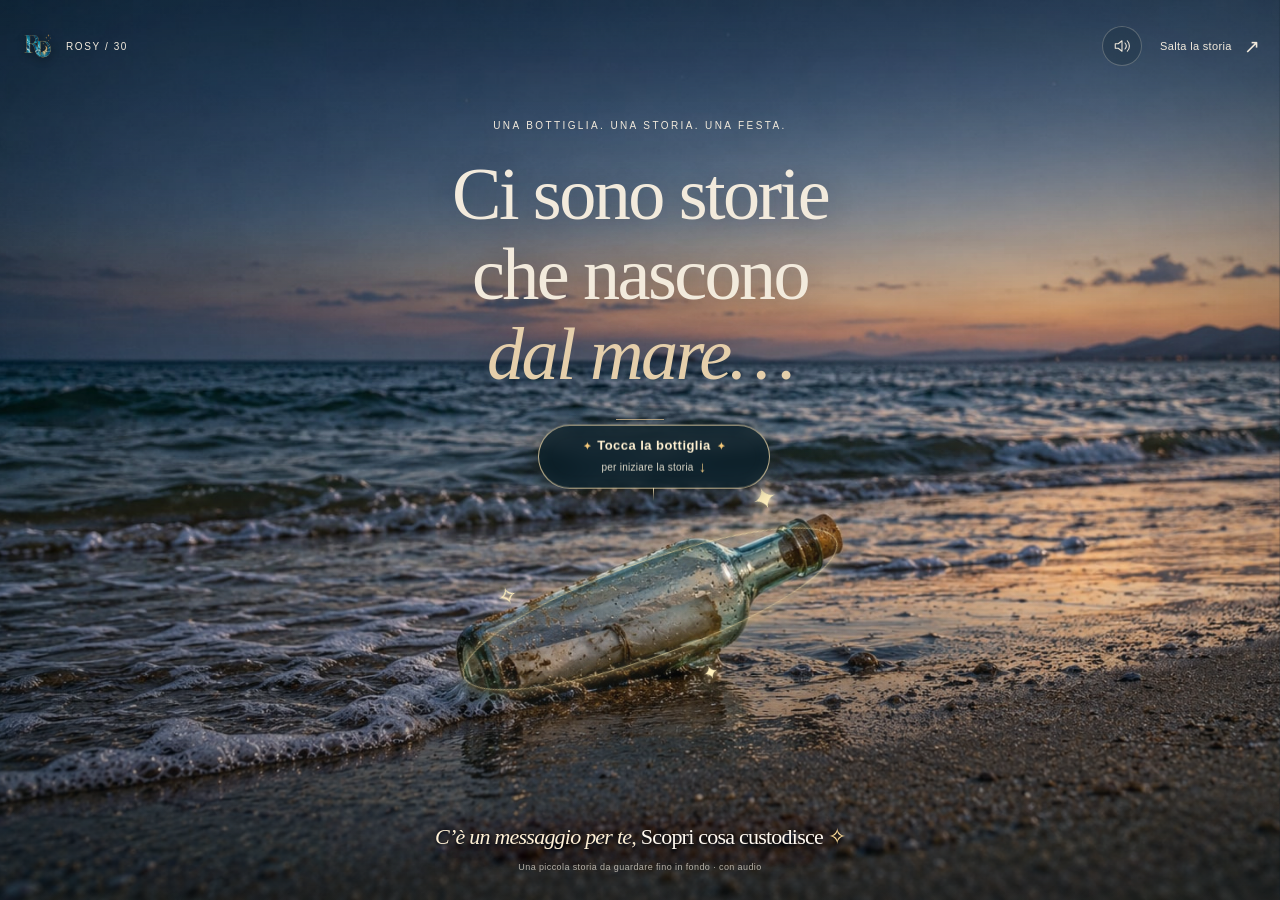
<file: index.html>
<!doctype html>
<html lang="it">
<head>
  <meta charset="utf-8">
  <meta name="viewport" content="width=device-width, initial-scale=1, viewport-fit=cover">
  <meta name="theme-color" content="#142b35">
  <meta name="robots" content="noindex, nofollow">
  <meta name="description" content="Una bottiglia, una storia, una festa. Un invito speciale, arrivato dal mare.">
  <title>Una bottiglia, una storia, una festa</title>
  <link rel="canonical" href="https://novaaftercoma.github.io/Patanella/">
  <meta property="og:type" content="website">
  <meta property="og:locale" content="it_IT">
  <meta property="og:site_name" content="Invito Patanella">
  <meta property="og:title" content="Una bottiglia, una storia, una festa | Patanella">
  <meta property="og:description" content="Una bottiglia è arrivata dal mare. Tocca per scoprire l'invito alla festa.">
  <meta property="og:url" content="https://novaaftercoma.github.io/Patanella/">
  <meta property="og:image" content="https://novaaftercoma.github.io/Patanella/assets/anteprima-whatsapp.jpg">
  <meta property="og:image:secure_url" content="https://novaaftercoma.github.io/Patanella/assets/anteprima-whatsapp.jpg">
  <meta property="og:image:type" content="image/jpeg">
  <meta property="og:image:width" content="1200">
  <meta property="og:image:height" content="630">
  <meta property="og:image:alt" content="Una bottiglia con una pergamena sulla riva del mare al tramonto">
  <meta name="twitter:card" content="summary_large_image">
  <meta name="twitter:title" content="Una bottiglia, una storia, una festa | Patanella">
  <meta name="twitter:description" content="Una storia arriva dal mare. Apri la bottiglia e scopri l'invito.">
  <meta name="twitter:image" content="https://novaaftercoma.github.io/Patanella/assets/anteprima-whatsapp.jpg">
  <link rel="icon" type="image/svg+xml" href="assets/favicon.svg">
  <link rel="apple-touch-icon" href="assets/apple-touch-icon.png">
  <!-- Calligrafia della pergamena; i font di sistema sono la riserva se offline. -->
  <link rel="preconnect" href="https://fonts.googleapis.com">
  <link rel="preconnect" href="https://fonts.gstatic.com" crossorigin>
  <link href="https://fonts.googleapis.com/css2?family=Dancing+Script:wght@500;600;700&family=Great+Vibes&family=Pinyon+Script&display=swap" rel="stylesheet">
  <link rel="stylesheet" href="style.css?v=48">
  <link rel="stylesheet" href="memory-transition.css?v=46">
</head>
<body>
<main id="stage" class="stage" data-scene="welcome">
  <div class="backdrops" aria-hidden="true">
    <picture>
      <source id="shore-mobile-source" media="(max-aspect-ratio: 3/4)" srcset="assets/scenes/bottiglia-attesa-poster-mobile.jpg">
      <img id="shore" class="backdrop shore" src="assets/scenes/bottiglia.jpg" alt="" fetchpriority="high">
    </picture>
    <picture>
      <source id="open-mobile-source" media="(max-aspect-ratio: 3/4)">
      <img id="shore-open" class="backdrop shore shore-open" alt="" decoding="async" fetchpriority="low">
    </picture>
    <picture>
      <source id="night-mobile-source" media="(max-aspect-ratio: 3/4)" srcset="assets/scenes/mare-notte-mobile-poster.jpg">
      <img id="night" class="backdrop night" alt="" decoding="async" fetchpriority="low">
    </picture>
    <div id="videos" class="videos"></div>
    <div id="clips" class="clips"></div>
    <div class="shade"></div>
    <div class="vignette"></div>
  </div>

  <div id="ambient-sparks" class="ambient-sparks" aria-hidden="true"></div>

  <header class="topbar">
    <div class="brand"><img id="brand-monogram" alt="" width="36" height="36"><span id="brand-name">Una storia da festeggiare</span></div>
    <div class="controls">
      <button id="b-sound" class="control" type="button" hidden aria-label="Disattiva l’audio" aria-pressed="false">
        <svg viewBox="0 0 24 24" aria-hidden="true"><path d="M3 9v6h4l5 4V5L7 9z"/><path class="sound-on" d="M16 8a6 6 0 0 1 0 8m3-11a10 10 0 0 1 0 14"/><path class="sound-off" d="m16 9 6 6m0-6-6 6"/></svg>
      </button>
      <button id="b-audio-retry" class="audio-retry control" type="button" hidden aria-label="Riprova ad attivare la musica">♪ <span class="sr-only">Attiva la musica</span></button>
      <button id="b-pause" class="control" type="button" hidden aria-label="Metti in pausa" aria-pressed="false"><span class="pause-symbol" aria-hidden="true">Ⅱ</span><span class="play-symbol" aria-hidden="true">▷</span></button>
      <button id="b-skip" class="skip" type="button" aria-label="Salta la storia e vai subito all’invito">Salta la storia <span aria-hidden="true">↗</span></button>
    </div>
  </header>

  <section id="welcome" class="panel welcome active" aria-label="Il messaggio dal mare">
    <div class="welcome-copy">
      <p class="eyebrow">Una bottiglia. Una storia. Una festa.</p>
      <h1 id="welcome-title">Ci sono storie<br>che nascono<br><em>dal mare…</em></h1>
      <div class="fine-line" aria-hidden="true"></div>
    </div>
    <!-- Hitbox ovale sincronizzata alla posizione reale della bottiglia. -->
    <div id="bottle-frame" class="bottle-frame">
      <div class="bottle-aura" aria-hidden="true">
        <span class="bottle-spark bottle-spark-one">✦</span>
        <span class="bottle-spark bottle-spark-two">✧</span>
        <span class="bottle-spark bottle-spark-three">✦</span>
      </div>
      <button id="bottle" class="bottle-hit" type="button" aria-label="Tocca la bottiglia per iniziare la storia e ascoltare la musica"></button>
    </div>
    <button id="bottle-guide" class="bottle-guide" type="button" aria-label="Tocca qui o la bottiglia per iniziare la storia">
      <span class="bottle-guide-lead"><span class="bottle-guide-star">✦</span> Tocca la bottiglia <span class="bottle-guide-star">✦</span></span>
      <span class="bottle-guide-sub">per iniziare la storia <span class="bottle-guide-arrow">↓</span></span>
    </button>
    <div class="welcome-action">
      <p class="welcome-message"><em>C’è un messaggio per te,</em> Scopri cosa custodisce <span aria-hidden="true">✧</span></p>
      <p class="micro">Una piccola storia da guardare fino in fondo · con audio</p>
    </div>
  </section>

  <section id="messaggio" class="panel opening" aria-label="L’inizio della storia" inert>
    <div class="opening-copy"><h2 id="intro-text">Ogni storia ha un inizio…</h2></div>
  </section>

  <section id="segreto" class="panel letter-panel" aria-label="Il contenuto segreto" inert>
    <article class="letter">
      <div class="letter-inner">
        
        <p id="ty1" class="typed">La protagonista di questa storia?</p>
        <p id="ty2" class="typed typed-strong">Una ragazza che non ha nessuna intenzione di crescere davvero…</p>
        <p class="signature" id="signature">Patanella</p>
      </div>
    </article>
  </section>

  <section id="prove" class="panel photos-panel" aria-label="Ricordi d’infanzia" inert>
    <div class="scene-heading"><h2>Era già tutto <em>scritto.</em></h2></div>
    <div id="kids" class="photo-desk kids"></div>
  </section>

  <section id="complici" class="panel photos-panel friends-panel" aria-label="Il prima e dopo: Rosy oggi" inert>
    <div class="scene-heading"><h2 id="flash">Poi gli anni sono passati…</h2></div>
    <div id="friends" class="photo-desk friends"></div>
  </section>

  <section id="epico" class="panel poetic" aria-label="Il prossimo capitolo" inert>
    <div class="poetic-inner"><p class="eyebrow">Il bello deve ancora venire</p><h2 id="epic-text">Trent’anni di sogni, risate e persone speciali.</h2><div class="fine-line" aria-hidden="true"></div></div>
  </section>

  <section id="citazione" class="panel poetic quote-panel" aria-label="I momenti che contano" inert>
    <div class="poetic-inner"><span class="quote-mark" aria-hidden="true">“</span><blockquote id="quote-text">Le cose belle non si contano negli anni, ma nei momenti che ci fanno brillare gli occhi.</blockquote><div class="fine-line" aria-hidden="true"></div></div>
  </section>

  <section id="finale" class="panel final-panel" aria-label="L’invito alla festa" inert>
    <!-- Segreto nascosto: tieni premuta per cinque secondi la luna della foto notturna. -->
    <button id="moon-hold" class="moon-hold" type="button" hidden aria-label="Tieni premuta la luna per cinque secondi per scoprire un segreto">
      <svg class="moon-progress" viewBox="0 0 80 80" aria-hidden="true"><circle class="moon-progress-track" cx="40" cy="40" r="34"/><circle class="moon-progress-fill" cx="40" cy="40" r="34"/></svg>
    </button>
    <div class="invitation">
      <p class="eyebrow">Il prossimo capitolo, insieme</p>
      <img id="mono" class="final-monogram" alt="" hidden>
      <h2 id="f-name" tabindex="-1">Rosy</h2>
      <p id="f-age" class="age">30 anni</p>
      <p id="f-title" class="final-copy">La storia continua… e stavolta voglio viverla con voi!</p>
      <div class="event-details">
        <div class="date-line"><time id="f-data" datetime="2026-12-28">Lunedì 28 dicembre 2026</time><span class="date-divider" aria-hidden="true"></span><time id="f-ora" datetime="2026-12-28T20:30:00+01:00">ore 20:30</time></div>
        <p id="f-locale" class="venue">La location? Scoprila sulla mappa.</p>
        <p id="f-addr" class="address"></p>
      </div>
      <section class="countdown" id="countdown" aria-label="Conto alla rovescia per la festa">
        <p class="countdown-kicker" id="countdown-message">Calcolo il tempo che manca alla festa…</p>
        <div class="countdown-units" role="timer" aria-live="off" hidden>
          <div class="countdown-unit"><strong id="cd-days">--</strong><span>giorni</span></div>
          <div class="countdown-unit"><strong id="cd-hours">--</strong><span>ore</span></div>
          <div class="countdown-unit"><strong id="cd-minutes">--</strong><span>minuti</span></div>
          <div class="countdown-unit"><strong id="cd-seconds">--</strong><span>secondi</span></div>
        </div>
      </section>
      <div class="final-actions">
        <div id="rsvp" class="rsvp">
          <p class="rsvp-intro">La tua risposta sarebbe gradita <time class="rsvp-deadline" datetime="2026-12-07">entro e non oltre il 7 dicembre</time></p>
          <div class="rsvp-choices" role="group" aria-label="Rispondi all'invito su WhatsApp">
            <a id="b-wa-yes" href="https://wa.me/393472343616?text=Ciao%20Patanella%21%20%F0%9F%8E%89%F0%9F%A5%82%0AConfermo%20che%20ci%20sar%C3%B2%20alla%20tua%20festa%21%0A%0A%F0%9F%8D%BD%EF%B8%8F%20Allergie%2Fintolleranze%3A%20___" class="button whatsapp-cta rsvp-option rsvp-yes" target="_blank" rel="noopener noreferrer" aria-label="Conferma: ci sono. Apri WhatsApp con il messaggio di conferma">
              <svg class="action-icon" viewBox="0 0 24 24" fill="none" aria-hidden="true" focusable="false">
                <circle cx="12" cy="12" r="9" stroke="currentColor" stroke-width="1.8"/>
                <path d="m7.6 12.1 3.2 3.2 5.9-6.1" stroke="currentColor" stroke-width="2.1" stroke-linecap="round" stroke-linejoin="round"/>
              </svg>
              <span class="cta-copy"><strong>Conferma</strong><small>Ci sono!</small></span>
            </a>
            <a id="b-wa-no" href="https://wa.me/393472343616?text=Ciao%20Patanella%21%20Mi%20dispiace%2C%20purtroppo%20non%20ci%20sar%C3%B2%20alla%20tua%20festa.%20Ti%20auguro%20una%20bellissima%20serata%21%20%E2%9D%A4%EF%B8%8F" class="button whatsapp-cta rsvp-option rsvp-no" target="_blank" rel="noopener noreferrer" aria-label="Declina: non ci sono. Apri WhatsApp con il messaggio di assenza">
              <svg class="action-icon" viewBox="0 0 24 24" fill="none" aria-hidden="true" focusable="false">
                <circle cx="12" cy="12" r="9" stroke="currentColor" stroke-width="1.8"/>
                <path d="m9 9 6 6m0-6-6 6" stroke="currentColor" stroke-width="2.1" stroke-linecap="round"/>
              </svg>
              <span class="cta-copy"><strong>Declina</strong><small>Non ci sono</small></span>
            </a>
          </div>

        </div>
        <a id="b-map" href="https://maps.app.goo.gl/FoxAbSmSC42Bt9TLA" class="button secondary map-cta" target="_blank" rel="noopener noreferrer">
          <svg class="action-icon map-icon" viewBox="0 0 24 24" fill="none" aria-hidden="true" focusable="false">
            <path d="M20 10c0 6-8 12-8 12S4 16 4 10a8 8 0 1 1 16 0Z" stroke="currentColor" stroke-width="1.8" stroke-linejoin="round"/>
            <circle cx="12" cy="10" r="2.7" stroke="currentColor" stroke-width="1.8"/>
          </svg>
          <span class="map-label">Indicazioni su Google Maps</span>
          <span class="cta-arrow" aria-hidden="true">↗</span>
        </a>
        <a id="b-calendar" class="button secondary calendar-cta" href="Patanella_28_dicembre_2026.ics" download="Patanella_28_dicembre_2026.ics" aria-label="Aggiungi al calendario il 28 dicembre 2026 alle ore 20:30">
          <svg class="action-icon calendar-icon" viewBox="0 0 24 24" fill="none" aria-hidden="true" focusable="false">
            <rect x="3" y="5" width="18" height="16" rx="2.5" stroke="currentColor" stroke-width="1.7"/>
            <path d="M7 3v4m10-4v4M3 10h18M12 13v5m-2.5-2.5h5" stroke="currentColor" stroke-width="1.7" stroke-linecap="round"/>
          </svg>
          <span class="map-label">Aggiungi al calendario</span>
          <span class="cta-arrow" aria-hidden="true">↓</span>
        </a>
      </div>
      <button id="b-replay" class="replay" type="button"><span aria-hidden="true">↻</span> Riguarda la storia</button>
    </div>
  </section>

  <!-- Si apre soltanto dopo la pressione continua di 5 secondi sulla luna. -->
  <div id="moon-star" class="moon-star" aria-hidden="true" hidden>✦</div>
  <section id="moon-secret" class="moon-secret" role="dialog" aria-modal="true" aria-labelledby="moon-secret-title" hidden>
    <div class="moon-secret-veil" aria-hidden="true"></div>
    <button id="moon-secret-close" type="button" class="moon-secret-close" aria-label="Chiudi la fotografia segreta">×</button>
    <div class="moon-secret-inner">
      <p class="moon-secret-kicker">✦ Un piccolo segreto dal mare ✦</p>
      <h2 id="moon-secret-title">Il tesoro degli abissi <span class="moon-title-gem" role="img" aria-label="diamante">💎</span></h2>
      <p class="moon-secret-subtitle">Il mare nasconde una piccola sorpresa.</p>
      <figure class="moon-polaroid">
        <button id="moon-memory-trigger" class="moon-polaroid-trigger" type="button" aria-label="Tocca la Polaroid per tuffarti nel Memory: Il tesoro degli abissi">
          <img src="assets/photos/polaroid-segreta-09.jpg" alt="Patanella da bambina, sorridente in mare con i braccioli colorati" width="1536" height="1024" loading="lazy" decoding="async">
          <span class="moon-polaroid-caption">Il mare nel cuore, fin da piccola. <span aria-hidden="true">✦</span></span>
        </button>
      </figure>
      <p class="moon-memory-hint"><span class="moon-hint-pulse">✧ Tocca la Polaroid per scoprire un altro segreto ✧</span></p>
    </div>
  </section>

  <footer class="story-footer" id="story-footer" hidden>
    <span id="chapter" class="chapter" aria-live="polite"></span>
    <div id="progress" class="progress" role="progressbar" aria-label="Avanzamento della storia" aria-valuemin="0" aria-valuemax="100" aria-valuenow="0"></div>
  </footer>
  <p id="status" class="sr-only" role="status"></p>
  <section id="static-fallback" class="static-fallback" hidden aria-label="Invito in versione essenziale">
    <div class="static-fallback-inner">
      <p class="eyebrow">Invito alla festa</p>
      <h2>Rosy · 30 anni</h2>
      <p>Una bottiglia, una storia, una festa.</p>
      <p><strong>Lunedì 28 dicembre 2026 · ore 20:30</strong></p>
      <p>La location? Scoprila sulla mappa.</p>
      <p>La tua risposta sarebbe gradita entro e non oltre il 7 dicembre.</p>
      <div class="fallback-links">
        <a href="https://maps.app.goo.gl/FoxAbSmSC42Bt9TLA" target="_blank" rel="noopener noreferrer">Apri Google Maps</a>
        <a href="https://wa.me/393472343616?text=Ciao%20Patanella%21%20%F0%9F%8E%89%F0%9F%A5%82%0AConfermo%20che%20ci%20sar%C3%B2%20alla%20tua%20festa%21%0A%0A%F0%9F%8D%BD%EF%B8%8F%20Allergie%2Fintolleranze%3A%20___" target="_blank" rel="noopener noreferrer">Conferma su WhatsApp</a>
        <a href="https://wa.me/393472343616?text=Ciao%20Patanella%21%20Mi%20dispiace%2C%20purtroppo%20non%20ci%20sar%C3%B2%20alla%20tua%20festa.%20Ti%20auguro%20una%20bellissima%20serata%21%20%E2%9D%A4%EF%B8%8F" target="_blank" rel="noopener noreferrer">Declina su WhatsApp</a>
        <a href="Patanella_28_dicembre_2026.ics" download>Aggiungi al calendario</a>
      </div>
    </div>
  </section>

  <noscript><section class="no-script" aria-label="Dettagli dell'invito"><h2>Rosy · 30 anni</h2><p>Lunedì 28 dicembre 2026, ore 20:30</p><p>La location è disponibile su Google Maps.</p><p>La tua risposta sarebbe gradita entro e non oltre il 7 dicembre.</p><p><a href="https://maps.app.goo.gl/FoxAbSmSC42Bt9TLA" target="_blank" rel="noopener noreferrer">Indicazioni Google Maps</a></p><p><a href="https://wa.me/393472343616?text=Ciao%20Patanella%21%20%F0%9F%8E%89%F0%9F%A5%82%0AConfermo%20che%20ci%20sar%C3%B2%20alla%20tua%20festa%21%0A%0A%F0%9F%8D%BD%EF%B8%8F%20Allergie%2Fintolleranze%3A%20___" target="_blank" rel="noopener noreferrer">Conferma su WhatsApp</a></p><p><a href="Patanella_28_dicembre_2026.ics" download>Aggiungi al calendario</a></p></section></noscript>
</main>
<script>
  /* Se i file JavaScript non caricano, mostra un invito essenziale. */
  function showInvitoFallback() { var f=document.getElementById('static-fallback'); if (f) f.hidden=false; }
  window.addEventListener('error', function(e) { if (e.filename && /(?:config|script)\.js/.test(e.filename)) showInvitoFallback(); });
</script>
<script src="config.js?v=46" onerror="showInvitoFallback()"></script>
<script src="script.js?v=48" onerror="showInvitoFallback()"></script>
<script src="sparkles.js?v=46" defer></script>
<script src="memory-loader.js?v=47"></script>
</body>
</html>
</file>
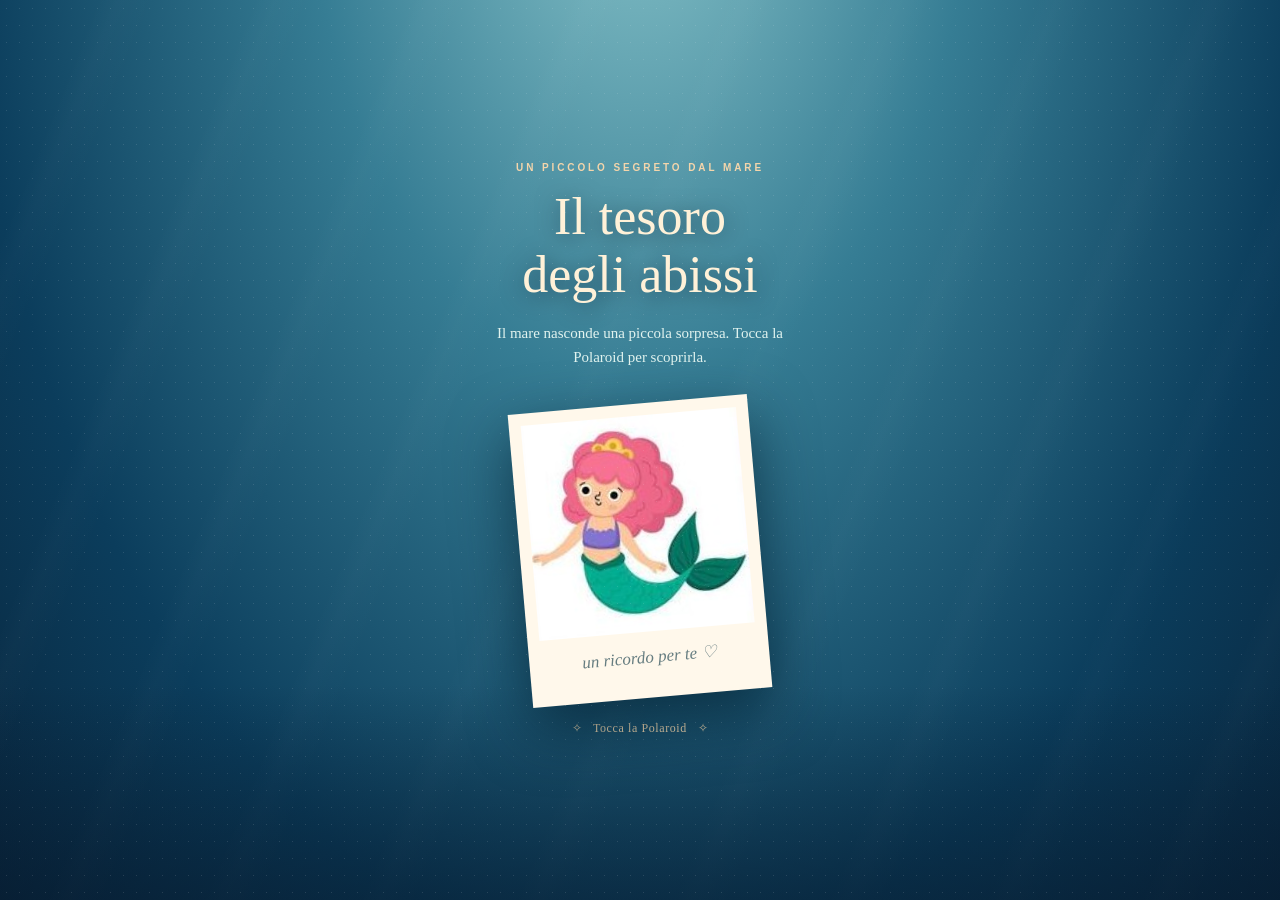
<file: memory.html>
<!doctype html><html lang="it"><head><meta charset="utf-8"><meta name="viewport" content="width=device-width,initial-scale=1,viewport-fit=cover"><meta name="theme-color" content="#092d47"><title>Il tesoro degli abissi · Memory</title><style>
:root{--cream:#fff1d8;--gold:#f2d29c;--ink:#123c52;--pink:#eab6bf}*{box-sizing:border-box}html,body{margin:0;min-height:100%;width:100%;font-family:Georgia,'Times New Roman',serif}body{color:var(--cream);background:#082c47;overflow-x:hidden;-webkit-tap-highlight-color:transparent}button{font:inherit;cursor:pointer}button:focus-visible{outline:3px solid #fff;outline-offset:4px}.sea{position:fixed;inset:0;z-index:-3;background:radial-gradient(ellipse at 50% -20%,#8cc7cc 0%,#367d94 37%,#0b3d5c 75%,#09273f 100%);transition:background 2s}.sea.deep{background:radial-gradient(ellipse at 50% -30%,#397b91 0%,#104b6a 40%,#061b35 100%)}.sea:before{content:"";position:absolute;inset:0;background:repeating-linear-gradient(112deg,transparent 0 90px,#ffffff07 110px,transparent 145px);opacity:.5;animation:sway 10s ease-in-out infinite alternate}.sea:after{content:"";position:absolute;inset:auto 0 0;height:24vh;background:linear-gradient(transparent,#06182b88)}@keyframes sway{to{transform:translateX(35px)}}.grain{position:fixed;inset:0;pointer-events:none;opacity:.12;background-image:radial-gradient(#fff 0.65px,transparent 0.7px);background-size:13px 17px;z-index:5}.bubbles{position:fixed;inset:0;pointer-events:none;overflow:hidden;z-index:4}.bubble{position:absolute;bottom:-40px;border:1px solid #d9f9ffb8;border-radius:50%;box-shadow:inset -3px -4px 7px #ffffff16,0 0 7px #b9f9ff22;background:radial-gradient(circle at 28% 25%,#fff9,transparent 25%);animation:rise var(--duration) linear forwards;left:var(--left);width:var(--size);height:var(--size);opacity:var(--alpha)}@keyframes rise{to{transform:translate(var(--drift),-115vh);opacity:0}}.screen{min-height:100svh;display:flex;flex-direction:column;align-items:center;justify-content:center;padding:calc(env(safe-area-inset-top) + 22px) 18px calc(env(safe-area-inset-bottom) + 24px);text-align:center}.hidden{display:none!important}.intro{gap:13px;transition:opacity .85s,transform .85s}.intro.vanish{opacity:0;transform:scale(1.08) translateY(-22px);pointer-events:none}.overline{font-family:Arial,sans-serif;letter-spacing:.29em;text-transform:uppercase;font-size:10px;color:#f4d5ab;font-weight:700}.intro h1,.game h1,.win h2{font-weight:normal;line-height:1.12;text-shadow:0 3px 22px #001a2e80}.intro h1{font-size:clamp(32px,8vw,52px);margin:2px 0 4px}.intro p{max-width:300px;font-size:15px;line-height:1.6;color:#e1f3ef;margin:0}.polaroid{margin:22px auto 10px;padding:12px 12px 30px;background:#fff8eb;border:0;box-shadow:0 22px 60px #001b2caa;transform:rotate(-5deg);width:min(62vw,240px);transition:transform .35s,filter .4s;position:relative}.polaroid:active{transform:rotate(-2deg) scale(.97)}.polaroid img{display:block;width:100%;aspect-ratio:1;object-fit:cover}.polaroid span{display:block;color:#667d80;font-size:17px;font-style:italic;margin-top:15px}.tap{display:flex;gap:9px;align-items:center;color:#f5d9af;font-size:12px;letter-spacing:.05em;animation:pulse 2s infinite}@keyframes pulse{50%{opacity:.45;transform:translateY(3px)}}.game{justify-content:flex-start;max-width:540px;margin:auto;opacity:0;transform:translateY(24px);transition:opacity .8s,transform .8s}.game.ready{opacity:1;transform:none}.topbar{width:100%;display:flex;justify-content:space-between;align-items:center;gap:10px}.iconbtn{border:1px solid #f5dfb66b;border-radius:999px;color:var(--cream);background:#ffffff16;padding:10px 15px;font-family:Arial,sans-serif;font-size:12px;min-height:42px;backdrop-filter:blur(8px)}.game .overline{margin-top:12px}.game h1{font-size:clamp(29px,7.3vw,43px);margin:10px 0 8px}.subtitle{font-size:13px;line-height:1.5;color:#d9ebee;margin:0 0 17px}.stats{display:grid;grid-template-columns:repeat(3,1fr);gap:8px;width:100%;margin-bottom:14px}.stat{background:#ffffff10;border:1px solid #ffffff30;border-radius:12px;padding:10px 5px 9px;backdrop-filter:blur(5px)}.stat b{font-family:Arial,sans-serif;font-weight:600;font-size:21px;display:block;font-variant-numeric:tabular-nums}.stat small{display:block;font:10px Arial,sans-serif;letter-spacing:.09em;text-transform:uppercase;color:#cde5e8;margin-top:5px}.board{display:grid;grid-template-columns:repeat(4,minmax(0,1fr));gap:clamp(7px,2vw,12px);width:100%;max-width:450px;perspective:900px}.tile{aspect-ratio: .82;position:relative;padding:0;background:none;border:0;border-radius:12px;transform-style:preserve-3d;transition:transform .52s cubic-bezier(.2,.8,.2,1);min-width:0;touch-action:manipulation}.tile.flipped,.tile.matched{transform:rotateY(180deg)}.tile.matched{pointer-events:none}.side{position:absolute;inset:0;backface-visibility:hidden;-webkit-backface-visibility:hidden;border-radius:12px;overflow:hidden}.back{background:linear-gradient(145deg,#f7d6c8,#cc849f 52%,#a96b94);border:2px solid #f9e1b9;box-shadow:inset 0 0 0 3px #ffffff40,0 5px 12px #00182e66;display:grid;place-items:center}.back svg{width:54%;height:54%;filter:drop-shadow(0 2px 3px #82486766)}.front{transform:rotateY(180deg);border:3px solid #f7e7ca;background:#fff8ed;box-shadow:0 4px 12px #00182e55;padding:4px;display:grid;place-items:center}.front img{width:100%;height:100%;object-fit:contain;border-radius:6px}.matched .front{border-color:#b7f0d6;box-shadow:0 0 18px #b6ffe688}.status{min-height:26px;margin:15px 0 8px;color:#f3e0c2;font-size:13px}.bottom{display:flex;gap:10px;justify-content:center;width:100%;margin-top:3px}.pill{border:1px solid #e8ce9e;border-radius:999px;padding:12px 20px;background:linear-gradient(135deg,#ffeed4,#eac1ba);color:#4b3c43;font:600 13px Arial,sans-serif;min-height:44px;box-shadow:0 7px 20px #00172d55}.pill.secondary{background:#ffffff13;color:var(--cream)}.winlayer{position:fixed;inset:0;z-index:8;background:#031d36d9;backdrop-filter:blur(10px);display:grid;place-items:center;padding:24px}.win{max-width:390px;width:100%;border:1px solid #e9c998;border-radius:22px;background:linear-gradient(145deg,#fff5dc,#e8d0ae);color:#493e42;box-shadow:0 30px 100px #0009,0 0 60px #fff1cb2b;padding:30px 22px;text-align:center;animation:appear .8s cubic-bezier(.18,.9,.3,1)}@keyframes appear{from{opacity:0;transform:translateY(25px) scale(.93)}to{opacity:1;transform:none}}.win .overline{color:#9e7180}.win h2{font-size:36px;color:#6b4d63;margin:10px 0}.win p{line-height:1.65;font-size:16px}.shell{font-size:48px;color:#b6798f;line-height:1}.win .pill{margin-top:12px}.divecaption{position:fixed;inset:0;display:grid;place-items:center;text-align:center;z-index:6;pointer-events:none;opacity:0;transition:opacity .5s}.divecaption.show{opacity:1}.divecaption div{font-size:clamp(24px,7vw,37px);font-style:italic;text-shadow:0 3px 20px #001c32}.divecaption small{display:block;font:11px Arial,sans-serif;letter-spacing:.22em;margin-top:15px;text-transform:uppercase;color:#c7e5ea}.divecaption.hideout{opacity:0}.footer-note{font-size:11px;color:#d0e3e3a8;margin-top:14px}@media(max-height:760px){.game{padding-top:calc(env(safe-area-inset-top) + 10px)}.game h1{margin:6px 0}.subtitle{margin-bottom:9px}.stats{margin-bottom:9px}.status{margin:9px 0 5px}.board{max-width:min(370px,52svh)}}@media(max-width:350px){.screen{padding-left:12px;padding-right:12px}.board{gap:6px}.stat{padding:7px 3px}.game h1{font-size:27px}}@media(prefers-reduced-motion:reduce){*,*:before,*:after{animation-duration:.01ms!important;transition-duration:.01ms!important}}

/* Mobile-first: keep controls clear of browser chrome and device safe areas. */
html{scroll-padding-bottom:110px}body{min-height:100%;overscroll-behavior-y:contain}
.game{width:100%;padding:calc(env(safe-area-inset-top,0px) + 14px) 14px calc(env(safe-area-inset-bottom,0px) + 110px);min-height:100svh;min-height:100dvh;justify-content:flex-start}
.game .overline{margin-top:9px}.game h1{font-size:clamp(24px,6vw,37px);margin:7px 0 5px}
.subtitle{margin-bottom:10px;font-size:12px}.stats{margin-bottom:10px;gap:7px}.stat{padding:7px 3px}.stat b{font-size:19px}.stat small{font-size:9px;margin-top:3px}
.board{width:min(100%,410px);gap:clamp(6px,1.8vw,10px);margin-inline:auto}
.tile{aspect-ratio:0.88}.status{margin:11px 0 5px;min-height:20px}.bottom{margin-top:2px}.footer-note{margin-top:10px}
@media(max-width:390px){.game{padding-inline:12px}.iconbtn{padding:9px 11px;font-size:11px}.game h1{font-size:clamp(23px,6.4vw,29px)}.board{gap:6px}}
@media(max-height:850px){.game .overline{margin-top:7px}.game h1{margin:5px 0 4px}.subtitle{margin-bottom:7px}.stats{margin-bottom:8px}.board{max-width:min(400px,calc((100dvh - 335px)*.88))}.tile{aspect-ratio:.95}.footer-note{margin-top:7px}}
@media(max-height:650px){.game{padding-top:8px}.game .overline{display:none}.subtitle{display:none}.game h1{font-size:24px}.board{max-width:min(350px,calc((100dvh - 255px)*.9))}.status{margin:7px 0 3px}}
@supports not (height:100dvh){@media(max-height:850px){.board{max-width:min(400px,calc((100vh - 335px)*.88))}}}

/* V7: unified viewport background, no exposed flat-blue layer on iOS overscroll */
html{background:#09273f;min-height:100%;overscroll-behavior-y:none}
body{background:transparent!important;position:relative;isolation:isolate;min-height:100svh;overscroll-behavior-y:none}
.sea{position:fixed;inset:-2px;z-index:-1;pointer-events:none;transform:translateZ(0);-webkit-transform:translateZ(0);background:radial-gradient(ellipse at 50% -20%,#8cc7cc 0%,#367d94 37%,#0b3d5c 75%,#09273f 100%)}
.sea.deep{background:radial-gradient(ellipse at 50% -30%,#397b91 0%,#104b6a 40%,#061b35 100%)}
.screen{position:relative;z-index:1}
.grain,.bubbles{z-index:2}
.divecaption{z-index:6}.winlayer{z-index:8}
@supports (-webkit-touch-callout:none){body{min-height:-webkit-fill-available}}
/* V8: render the same ocean on the root canvas, including iOS browser overscroll. */
html{background:#09273f radial-gradient(ellipse at 50% 0%,#70b5bd 0%,#367d94 37%,#0b3d5c 75%,#09273f 100%) fixed!important;min-height:100%;}
body{background:transparent!important;isolation:auto!important;min-height:100dvh;}
.sea{z-index:0!important;inset:0!important;transform:none!important;-webkit-transform:none!important;}
main{position:relative;z-index:1;}
.grain{z-index:2;}
.bubbles{z-index:3;}
.divecaption{z-index:4;}
.winlayer{z-index:8;}

body.embedded .integration-close{display:flex}.integration-close{display:none;position:fixed;right:12px;top:calc(env(safe-area-inset-top,0px) + 10px);z-index:20;border:1px solid #f2d29c99;border-radius:999px;background:#082c47dd;color:#fff1d8;padding:9px 14px;font:14px system-ui;cursor:pointer;align-items:center;gap:5px}
body.embedded .intro{padding-top:58px}
/* V45: in modalita diretta la barra di gioco contiene gia il tasto di uscita. */
body.embedded.direct-mode .integration-close{display:none!important}
body.embedded.direct-mode #divecaption{display:none!important}

@media (prefers-reduced-motion:reduce){*,*::before,*::after{animation-duration:.01ms!important;transition-duration:.01ms!important}}

/* V47 — Respiro uniforme tra i pulsanti, i titoli e il campo Memory. */
.game .topbar {margin-bottom:26px;flex-shrink:0;}
.game .overline {margin:0 0 12px;line-height:1.45;}
.game h1 {margin:0 0 10px;line-height:1.14;}
.game .subtitle {margin:0 0 20px;line-height:1.5;}
.game .stats {margin-bottom:18px;}
.game .status {margin:16px 0 10px;}
.game .bottom {margin-top:8px;gap:12px;flex-wrap:wrap;}
.game .footer-note {margin-top:16px;line-height:1.5;}
@media(max-height:850px){
  .game .topbar {margin-bottom:20px;}
  .game .overline {margin:0 0 9px;}
  .game h1 {margin:0 0 8px;}
  .game .subtitle {margin:0 0 14px;}
  .game .stats {margin-bottom:12px;}
  .game .status {margin:12px 0 8px;}
  .game .bottom {margin-top:7px;}
  .game .footer-note {margin-top:12px;}
}
@media(max-height:650px){
  /* On very short phones allow normal vertical scrolling instead of overlap. */
  .game .topbar {margin-bottom:14px;}
  .game .overline {display:block;font-size:9px;margin:0 0 7px;}
  .game .subtitle {display:block;font-size:11px;margin:0 0 10px;}
  .game h1 {margin:0 0 6px;}
  .game .stats {margin-bottom:10px;}
  .game .status {margin:10px 0 7px;}
}
</style></head><body><button type="button" class="integration-close" id="integrationClose" aria-label="Chiudi il gioco">✕ Chiudi</button><div id="sea" class="sea"></div><div class="grain"></div><div id="bubbles" class="bubbles" aria-hidden="true"></div><div id="divecaption" class="divecaption"><div>Un viaggio sotto le onde…<small>Scendi negli abissi</small></div></div><main><section id="intro" class="screen intro"><div class="overline">Un piccolo segreto dal mare</div><h1>Il tesoro<br>degli abissi</h1><p>Il mare nasconde una piccola sorpresa. Tocca la Polaroid per scoprirla.</p><button class="polaroid" id="enter" aria-label="Tocca la Polaroid per iniziare il memory"><img id="cover" alt="Illustrazioni marine"><span>un ricordo per te ♡</span></button><div class="tap">✧ &nbsp; Tocca la Polaroid &nbsp; ✧</div></section><section id="game" class="screen game hidden"><div class="topbar"><button class="iconbtn" id="back">← Torna indietro</button><button class="iconbtn" id="restartTop">↻ Ricomincia</button></div><div class="overline">Un gioco nascosto tra le onde</div><h1>Il tesoro degli abissi</h1><p class="subtitle">Trova tutte le coppie nascoste tra le onde.</p><div class="stats"><div class="stat"><b id="pairs">0/8</b><small>Coppie</small></div><div class="stat"><b id="moves">0</b><small>Tentativi</small></div><div class="stat"><b id="clock">00:00</b><small>Tempo</small></div></div><div id="board" class="board" aria-label="Griglia del memory"></div><div id="status" class="status" aria-live="polite">Scegli due carte per iniziare ✧</div><div class="bottom"><button class="pill secondary" id="restart">Nuova partita ↻</button></div><div class="footer-note">Un piccolo segreto, solo per chi è curioso ♡</div></section></main><div id="winlayer" class="winlayer hidden" role="dialog" aria-modal="true" aria-labelledby="wintitle"><div class="win"><div class="shell">✧ ◌ ✧</div><div class="overline">Hai trovato il tesoro</div><h2 id="wintitle">Che meraviglia!</h2><p id="winmessage"></p><p id="winstats" style="font-size:12px;opacity:.7"></p><button class="pill" id="again">Rituffati nel mare ↻</button><div style="margin-top:14px"><button class="iconbtn" style="color:#795b66;border-color:#bda9a1" id="closewin">Torna alla Polaroid</button></div></div></div><script>
if(window.parent!==window){document.body.classList.add('embedded');document.getElementById('integrationClose').addEventListener('click',()=>window.parent.postMessage({type:'patanella-memory-close'},'*'));}const IMAGES=["[data-uri]", "[data-uri]", "[data-uri]", "[data-uri]", "[data-uri]", "[data-uri]", "[data-uri]", "[data-uri]", "[data-uri]", "[data-uri]", "[data-uri]", "[data-uri]"];
let transitionToken=0;const $=id=>document.getElementById(id), sea=$('sea'),bubbles=$('bubbles');$('cover').src=IMAGES[0];
const shellSvg='<svg viewBox="0 0 100 100" fill="none" xmlns="http://www.w3.org/2000/svg" aria-hidden="true"><path d="M50 76 C22 69 12 48 25 32 C33 21 45 28 50 39 C55 28 67 21 75 32 C88 48 78 69 50 76Z" stroke="#FFF3D9" stroke-width="3" fill="#F8E3D844"/><path d="M50 41V75M38 37L46 72M62 37L54 72M28 43L43 72M72 43L57 72" stroke="#FFF3D9" stroke-width="2.5" stroke-linecap="round"/><circle cx="50" cy="77" r="5" fill="#FFF3D9"/></svg>';
let deck=[],selected=[],matched=0,moves=0,seconds=0,timer=null,locked=false,timeout=null,run=0;
const shuffle=a=>{for(let i=a.length-1;i>0;i--){const j=Math.floor(Math.random()*(i+1));[a[i],a[j]]=[a[j],a[i]]}return a};
function bubbleBurst(n=30,dive=false){for(let i=0;i<n;i++){const el=document.createElement('i');el.className='bubble';const size=5+Math.random()*(dive?29:15);el.style.setProperty('--left',Math.random()*100+'%');el.style.setProperty('--size',size+'px');el.style.setProperty('--duration',(dive?1.2+Math.random()*1.7:5+Math.random()*6)+'s');el.style.setProperty('--drift',(Math.random()*100-50)+'px');el.style.setProperty('--alpha',(.28+Math.random()*.55).toFixed(2));el.style.animationDelay=(dive?Math.random()*1.5:Math.random()*2)+'s';bubbles.append(el);setTimeout(()=>el.remove(),12000)}}
function reset(){run++;clearTimeout(timeout);clearInterval(timer);timer=null;seconds=0;moves=0;matched=0;selected=[];locked=false;$('clock').textContent='00:00';$('moves').textContent='0';$('pairs').textContent='0/8';$('status').textContent='Scegli due carte per iniziare ✧';$('winlayer').classList.add('hidden');$('board').removeAttribute('aria-busy');const picks=shuffle([...IMAGES.keys()]).slice(0,8);deck=shuffle(picks.flatMap(id=>[{id,key:id+'a'},{id,key:id+'b'}]));const board=$('board');board.replaceChildren();deck.forEach((item,index)=>{const btn=document.createElement('button');btn.className='tile';btn.type='button';btn.setAttribute('aria-label','Carta '+(index+1)+', coperta');btn.innerHTML='<span class="side back">'+shellSvg+'</span><span class="side front"><img src="'+IMAGES[item.id]+'" alt="Illustrazione marina"></span>';btn.addEventListener('click',()=>flip(btn,item));board.append(btn)})}
function startTimer(){if(timer)return;timer=setInterval(()=>{seconds++;$('clock').textContent=String(Math.floor(seconds/60)).padStart(2,'0')+':'+String(seconds%60).padStart(2,'0')},1000)}
function flip(btn,item){if(locked||btn.classList.contains('flipped')||btn.classList.contains('matched'))return;startTimer();btn.classList.add('flipped');btn.setAttribute('aria-label','Carta '+(deck.indexOf(item)+1)+', scoperta');selected.push({btn,item});if(selected.length!==2)return;moves++;$('moves').textContent=moves;const [a,b]=selected;if(a.item.id===b.item.id){a.btn.classList.add('matched');b.btn.classList.add('matched');selected=[];matched++;$('pairs').textContent=matched+'/8';$('status').textContent=matched===8?'Hai trovato tutte le coppie! ✧':'Una coppia ritrovata! ✧';bubbleBurst(9);if(matched===8){clearInterval(timer);timer=null;locked=true;const current=run;timeout=setTimeout(()=>{if(run===current)win()},850)}}else{locked=true;$('status').textContent='Non sono uguali… riprova ♡';const current=run;timeout=setTimeout(()=>{if(run!==current)return;a.btn.classList.remove('flipped');b.btn.classList.remove('flipped');a.btn.setAttribute('aria-label','Carta coperta');b.btn.setAttribute('aria-label','Carta coperta');selected=[];locked=false;$('status').textContent='Il mare nasconde ancora qualche segreto…'},850)}}
function win(){const msgs=['Hai ritrovato tutti i miei piccoli tesori. Ma quello più bello sarà condividere questa festa con te!','Il mare custodisce i miei ricordi, ma i momenti più belli sono quelli che viviamo insieme. Ti aspetto!','Complimenti, esploratore degli abissi! Hai scoperto un segreto in più su di me. Il prossimo ricordo lo creiamo alla festa!'];$('winmessage').textContent=msgs[Math.floor(Math.random()*msgs.length)];$('winstats').textContent='8 coppie · '+moves+' tentativi · '+$('clock').textContent;$('winlayer').classList.remove('hidden');$('again').focus({preventScroll:true});bubbleBurst(65,true)}
function enter(){if($('enter').disabled||!$('game').classList.contains('hidden'))return;const token=++transitionToken;$('enter').disabled=true;$('intro').classList.add('vanish');$('divecaption').classList.add('show');sea.classList.add('deep');bubbleBurst(130,true);setTimeout(()=>{if(token!==transitionToken)return;$('intro').classList.add('hidden');$('game').classList.remove('hidden');reset();requestAnimationFrame(()=>$('game').classList.add('ready'))},1850);setTimeout(()=>{if(token===transitionToken)$('divecaption').classList.remove('show')},2500)}
function back(){transitionToken++;$('divecaption').classList.remove('show');run++;clearInterval(timer);clearTimeout(timeout);timer=null;$('winlayer').classList.add('hidden');$('game').classList.remove('ready');$('game').classList.add('hidden');$('intro').classList.remove('hidden','vanish');$('enter').disabled=false;sea.classList.remove('deep')}
$('enter').addEventListener('click',enter);$('restart').addEventListener('click',reset);$('restartTop').addEventListener('click',reset);$('again').addEventListener('click',reset);$('back').addEventListener('click',back);$('closewin').addEventListener('click',back);window.addEventListener('message',e=>{if(e.source!==window.parent)return;if(e.data&&e.data.type==='patanella-memory-reset'){transitionToken++;back();}});document.addEventListener('keydown',e=>{if(e.key==='Escape'&&!$('winlayer').classList.contains('hidden'))back();});setInterval(()=>{if(document.visibilityState==='visible'&&!$('game').classList.contains('hidden'))bubbleBurst(2)},1200);

// Invito Patanella V44: quando la Polaroid della luna apre il Memory,
// si utilizza la transizione del gioco senza mostrare una seconda Polaroid introduttiva.
if (window.parent !== window && new URLSearchParams(window.location.search).get('direct') === '1') {
  const returnToInvite = (event) => {
    if (event) { event.preventDefault(); event.stopImmediatePropagation(); }
    window.parent.postMessage({type:'patanella-memory-close'}, '*');
  };
  $('back').textContent = '← Torna all’invito';
  $('back').addEventListener('click', returnToInvite, true);
  $('closewin').textContent = 'Torna alla Polaroid';
  $('closewin').addEventListener('click', returnToInvite, true);
  document.addEventListener('keydown', event => { if(event.key === 'Escape') returnToInvite(event); }, true);
  // V45: il tuffo, le bollicine e il testo sono gia' nella transizione
  // esterna. La griglia viene preparata senza una seconda intro sovrapposta.
  document.body.classList.add('direct-mode');
  $('intro').classList.add('hidden');
  $('divecaption').classList.remove('show');
  $('divecaption').hidden=true;
  $('game').classList.remove('hidden');
  sea.classList.add('deep');
  reset();
  requestAnimationFrame(() => {
    $('game').classList.add('ready');
    window.parent.postMessage({type:'patanella-memory-ready'}, '*');
  });
}
</script></body></html>
</file>
<file: style.css>
:root{--ink:#183138;--ivory:#f2eadc;--gold:#d6bc91;--serif:"Iowan Old Style","Palatino Linotype",Palatino,Georgia,serif;--sans:"Avenir Next",Avenir,"Segoe UI",sans-serif;--paper:url("assets/scenes/carta.jpg")}
*{box-sizing:border-box;margin:0}html,body{height:100%;background:#112732;color:var(--ivory);font-family:var(--serif)}body{overflow:hidden;-webkit-tap-highlight-color:transparent}button,a{touch-action:manipulation}button{font:inherit}button,a{-webkit-user-select:none;user-select:none}button{cursor:pointer}button:disabled{cursor:wait}[hidden]{display:none!important}button:focus-visible,a:focus-visible{outline:2px solid #fff;outline-offset:6px}button{color:inherit}img{display:block}.stage{position:relative;height:100svh;height:100dvh;min-height:320px;isolation:isolate;overflow:hidden}.backdrops,.backdrop,.shade,.vignette,.videos,.videos video{position:absolute;inset:0;width:100%;height:100%}.backdrops{z-index:-2;overflow:hidden;background:#112732}.backdrop{object-fit:cover;object-position:51% 50%;transition:opacity 2.4s ease,filter 2s ease;will-change:transform}.shore{animation:shore-drift 28s ease-in-out infinite alternate}.night{opacity:0;object-position:72% 50%;animation:night-drift 38s ease-in-out infinite alternate}.shade{background:linear-gradient(180deg,rgba(8,23,32,.43),rgba(8,23,32,.08) 40%,rgba(8,23,32,.02) 64%,rgba(6,20,27,.58));transition:background 1.5s}.vignette{box-shadow:inset 0 0 18vw rgba(5,15,20,.25);pointer-events:none}.videos video{object-fit:cover;opacity:0;transition:opacity 1.4s}.videos video.on{opacity:1}.stage[data-scene="segreto"] .shore{filter:blur(3px) brightness(.73)}.stage[data-scene="prove"] .shore,.stage[data-scene="complici"] .shore{filter:blur(7px) brightness(.48)}.stage[data-scene="epico"] .night,.stage[data-scene="citazione"] .night,.stage[data-scene="finale"] .night{opacity:1}.stage[data-scene="epico"] .shore,.stage[data-scene="citazione"] .shore,.stage[data-scene="finale"] .shore{opacity:0}.stage[data-scene="finale"] .shade{background:linear-gradient(90deg,rgba(5,17,25,.61),rgba(5,17,25,.17),rgba(5,17,25,.58))}@keyframes shore-drift{from{transform:scale(1.015) translateY(0)}to{transform:scale(1.065) translateY(-.45%)}}@keyframes night-drift{from{transform:scale(1.02)}to{transform:scale(1.08) translateX(-.6%)}}
/* Navigation discrète, toujours accessible. */
.topbar{position:absolute;z-index:20;top:0;left:0;right:0;display:flex;align-items:center;justify-content:space-between;gap:16px;padding:max(24px,env(safe-area-inset-top)) 36px 16px;font-family:var(--sans)}.brand{display:flex;align-items:center;gap:12px}.brand img{width:34px;height:34px;border-radius:50%;object-fit:cover;opacity:.94;border:1px solid rgba(214,188,145,.65)}.brand span{font-size:10px;letter-spacing:.16em;text-transform:uppercase}.controls{display:flex;gap:10px;align-items:center}.control{display:grid;place-items:center;width:40px;height:40px;border:1px solid #f2eadc40;border-radius:50%;background:#1025303d;backdrop-filter:blur(12px);font-size:20px}.control svg{width:18px;height:18px;fill:none;stroke:currentColor;stroke-width:1.4;stroke-linejoin:round;stroke-linecap:round}.control .sound-off,.control .play-symbol{display:none}.control[aria-pressed="true"] .sound-on,.control[aria-pressed="true"] .pause-symbol{display:none}.control[aria-pressed="true"] .sound-off,.control[aria-pressed="true"] .play-symbol{display:block}.skip{font-family:var(--sans);font-size:11px;letter-spacing:.03em;display:flex;align-items:center;gap:12px;min-height:44px;padding:0 0 0 8px;border:0;background:none}.skip span{font-size:19px}.panel{position:absolute;inset:0;opacity:0;visibility:hidden;pointer-events:none;transition:opacity 1.1s ease,visibility 1.1s;overflow:hidden}.panel.active{opacity:1;visibility:visible;pointer-events:auto}.eyebrow{font-family:var(--sans);font-size:10px;letter-spacing:.24em;text-transform:uppercase;font-weight:500;line-height:1.7}.fine-line{width:48px;height:1px;background:var(--gold);margin:24px auto 0;opacity:.85}h1,h2,blockquote{font-weight:400}em{font-weight:400;color:#e5cfab}h1{font-size:clamp(38px,5.8vw,80px);line-height:1.08;letter-spacing:-.035em;text-shadow:0 2px 28px #07172248}.welcome-copy{position:absolute;left:8%;right:8%;top:17%;text-align:center}.welcome-copy .eyebrow{margin-bottom:20px}.welcome-copy .fine-line{margin-top:24px}.welcome-action{position:absolute;left:20px;right:20px;bottom:max(5.8%,28px);display:flex;align-items:center;flex-direction:column;text-align:center;gap:15px}.handwritten{font-style:italic;font-size:21px;text-shadow:0 1px 12px #0009}.button{font-family:var(--sans);font-size:12px;letter-spacing:.045em;display:inline-flex;align-items:center;justify-content:center;gap:36px;padding:17px 26px;min-height:52px;border:1px solid var(--ivory);text-decoration:none;border-radius:2px;transition:background .3s,transform .3s}.button:hover{transform:translateY(-2px)}.button span[aria-hidden]{font-size:20px;line-height:1}.primary{background:var(--ivory);color:#203b42}.primary:hover{background:#fff8ec}.secondary{background:#10253029;color:var(--ivory);border-color:#ede6d87d;backdrop-filter:blur(10px)}.micro{font-family:var(--sans);font-size:9px;letter-spacing:.045em;color:#ede7dbb8}.bottle-hit{position:absolute;left:34%;top:57%;width:34%;height:23%;background:none;border:none;border-radius:50%;z-index:0}.opening-copy{position:absolute;top:20%;left:8%;right:8%;text-align:center}.opening-copy h2{max-width:560px;margin:22px auto 0;font-size:clamp(35px,5vw,64px);font-style:italic;line-height:1.18}.opening.active .opening-copy{animation:lift-in 2s both}.letter-panel{display:grid;place-items:center;padding:92px 24px 68px}.letter{width:min(460px,100%);min-height:435px;background:var(--paper) center/100% 100%;color:#3a352b;box-shadow:8px 25px 60px #0005;transform:translateY(70px) rotate(-5deg) scale(.88);transition:transform 2s cubic-bezier(.2,.75,.2,1);position:relative}.letter-panel.active .letter{transform:translateY(0) rotate(-2deg) scale(1)}.letter-inner{padding:58px 48px 42px}.letter-label{font-family:var(--sans);font-size:9px;letter-spacing:.22em;text-transform:uppercase;opacity:.6;text-align:center}.letter-rule{width:32px;height:1px;background:#8c7652;margin:22px auto 30px;opacity:.6}.typed{font-family:"Courier New",monospace;font-size:clamp(15px,2vw,18px);line-height:1.6;min-height:3.2em;white-space:pre-wrap}.typed-strong{margin-top:16px;font-weight:700;min-height:6.4em}.typed.typing::after{content:"│";opacity:.65}.signature{text-align:right;font-size:32px;font-style:italic;margin-top:24px;color:#465e61;opacity:.8}.scene-heading{position:absolute;top:16%;left:7%;right:7%;text-align:center}.scene-heading h2{font-size:clamp(28px,3.9vw,48px);line-height:1.15;margin-top:12px;min-height:2.3em}.photo-desk{position:absolute;top:36%;bottom:15%;left:7%;right:7%;perspective:1200px}.pol{position:absolute;background:#f5f1e9;padding:12px 12px 0;box-shadow:2px 4px 4px #0002,10px 22px 35px #0006,inset 0 0 0 1px #ffffff9c;opacity:0;transform:translate3d(var(--dx,0px),100px,0) rotate(calc(var(--r) - 10deg)) scale(.83);transition:opacity .8s ease,transform 1.5s cubic-bezier(.17,.8,.24,1);width:clamp(180px,23vw,292px);left:calc(50% - clamp(90px,11.5vw,146px));top:0;will-change:transform}.pol.visible{opacity:1;transform:translate3d(var(--dx,0px),var(--dy,0px),0) rotate(var(--r)) scale(1)}.pol::after{content:"";position:absolute;inset:12px 12px auto;aspect-ratio:1;pointer-events:none;background:linear-gradient(140deg,#ffffff1c,transparent 45%,#0000000c)}.pol img{width:100%;aspect-ratio:1;object-fit:cover;background:#c5c3b8;filter:saturate(.88) contrast(.97)}.pol figcaption{min-height:52px;display:flex;align-items:center;justify-content:center;text-align:center;color:#33434a;font-style:italic;font-size:15px;padding:9px 2px 12px;line-height:1.15}.kids .pol:nth-child(1){--dx:-103%;--dy:15px;--r:-8deg;z-index:1}.kids .pol:nth-child(2){--dx:0%;--dy:-5px;--r:3deg;z-index:2}.kids .pol:nth-child(3){--dx:103%;--dy:22px;--r:-4deg;z-index:3}.stamp{position:absolute;left:50%;bottom:57px;transform:translate(-50%,0) rotate(-11deg) scale(1.25);width:94%;border:2px solid #8c3736b8;padding:7px 6px;color:#843530e8;background:#eae1ccad;font:700 12px/1.25 "Courier New",monospace;letter-spacing:.025em;text-align:center;box-shadow:inset 0 0 0 2px #f5eddf78;opacity:0;transition:transform .22s ease-out,opacity .22s;mix-blend-mode:multiply}.pol.stamped .stamp{opacity:1;transform:translate(-50%,0) rotate(-11deg) scale(1)}.friends .pol{width:clamp(220px,24vw,310px);left:calc(50% - clamp(110px,12vw,155px));--r:-4deg;--dy:0px}.friends .pol.active-photo{z-index:12;transform:translate3d(0,0,0) rotate(var(--r)) scale(1)}.friends .pol.previous-photo{opacity:.64;transform:translate3d(var(--dx),var(--dy),0) rotate(var(--r)) scale(.88);filter:brightness(.8)}.friends .stamp{font-size:22px;bottom:74px;width:max-content;max-width:95%;padding:8px 16px}.poetic{display:grid;place-items:center;padding:100px 9% 100px}.poetic-inner{width:min(730px,100%);text-align:center}.poetic .eyebrow{margin-bottom:36px;color:#e4d5bc}.poetic h2{font-size:clamp(33px,4.5vw,60px);line-height:1.27;letter-spacing:-.02em;text-shadow:0 2px 28px #06121ac9}.poetic h2.punchline{font-size:clamp(31px,4vw,54px);font-style:italic}.quote-mark{font-size:100px;line-height:.55;color:#d5bb91;display:block;margin-bottom:24px}.quote-panel blockquote{font-size:clamp(29px,3.6vw,46px);font-style:italic;line-height:1.38}.final-panel{overflow-y:auto;overscroll-behavior:contain;scrollbar-width:thin;padding:98px 24px 46px}.invitation{width:min(600px,100%);margin:auto;min-height:calc(100% - 1px);display:flex;align-items:center;justify-content:center;flex-direction:column;text-align:center}.final-monogram{width:54px;height:54px;object-fit:cover;border-radius:50%;border:1px solid var(--gold);margin:18px 0 0}.invitation h2{font-size:clamp(58px,8vw,100px);line-height:1.05;color:#f2e1c4;letter-spacing:-.04em;margin-top:12px}.age{font-family:var(--sans);font-size:11px;letter-spacing:.3em;text-transform:uppercase;margin-top:10px}.final-copy{font-style:italic;font-size:clamp(20px,2.4vw,26px);line-height:1.4;max-width:420px;margin-top:26px;color:#ece9df}.event-details{width:100%;border-top:1px solid #d6bc9155;border-bottom:1px solid #d6bc9155;padding:22px 8px;margin-top:26px}.date-line{display:flex;align-items:center;justify-content:center;gap:20px;flex-wrap:wrap;font-family:var(--sans);font-size:13px;letter-spacing:.08em}.date-divider{width:1px;height:20px;background:#d6bc9166}.venue{font-size:22px;margin-top:17px}.address{font-family:var(--sans);font-size:11px;line-height:1.5;margin-top:7px;letter-spacing:.04em;opacity:.75}.final-actions{display:flex;justify-content:center;flex-wrap:wrap;gap:12px;margin-top:26px}.final-actions:empty{display:none}.replay{margin-top:22px;background:none;border:none;border-bottom:1px solid #ede7db44;padding:8px 0;font-family:var(--sans);font-size:11px;letter-spacing:.025em;min-height:40px;opacity:.8}.replay span{font-size:16px;margin-right:7px}.final-panel.active .invitation{animation:lift-in 1.6s both}.story-footer{position:absolute;bottom:max(26px,env(safe-area-inset-bottom));left:36px;right:36px;display:flex;align-items:center;gap:24px;z-index:15;font-family:var(--sans);font-size:9px;letter-spacing:.12em}.chapter{min-width:135px;text-transform:uppercase}.progress{display:flex;gap:6px;width:min(430px,65%);margin-left:auto}.progress span{height:2px;flex:1;background:#f3eadb35;overflow:hidden}.progress i{height:100%;width:100%;display:block;background:#eee3ce;transform-origin:left;transform:scaleX(var(--p,0))}.story-count{font-size:10px;white-space:nowrap}.stage.is-paused *{animation-play-state:paused!important}.sr-only{position:absolute;width:1px;height:1px;overflow:hidden;clip-path:inset(50%);white-space:nowrap}.no-script{position:absolute;inset:40% 10% auto;background:#173746;padding:30px;text-align:center;z-index:30}@keyframes lift-in{from{opacity:0;transform:translateY(15px)}to{opacity:1;transform:none}}
@media(min-width:900px) and (min-height:740px){.welcome-copy{top:16%}.welcome-action{bottom:6%}.final-panel{padding-top:110px}.final-copy{margin-top:28px}}
@media(max-width:600px){.topbar{padding:max(18px,env(safe-area-inset-top)) 20px 12px;gap:8px}.brand{gap:8px}.brand span{font-size:8px;letter-spacing:.12em;max-width:105px;line-height:1.6}.brand img{width:30px;height:30px}.controls{gap:6px}.control{width:34px;height:34px}.skip{font-size:10px;gap:8px}.welcome-copy{top:17%;left:6%;right:6%}.welcome-copy .eyebrow{font-size:8px;letter-spacing:.16em;margin-bottom:21px}.welcome-copy h1{font-size:clamp(37px,11vw,52px);line-height:1.09}.welcome-copy .fine-line{margin-top:22px}.welcome-action{bottom:max(5.3%,30px);gap:14px}.handwritten{font-size:19px}.micro{font-size:8px}.bottle-hit{left:6%;width:88%;height:22%;top:57%}.opening-copy{top:22%}.letter-panel{padding:80px 25px 72px}.letter{min-height:410px}.letter-inner{padding:47px 31px 34px}.typed{font-size:16px}.typed-strong{min-height:7.8em}.signature{font-size:30px;margin-top:16px}.scene-heading{top:16%;left:7%;right:7%}.scene-heading .eyebrow{font-size:9px}.scene-heading h2{font-size:31px;margin-top:14px}.photo-desk{top:37%;bottom:14%;left:9%;right:9%}.pol{width:min(59vw,244px);left:calc(50% - min(29.5vw,122px));padding:9px 9px 0}.pol::after{inset:9px 9px auto}.pol figcaption{min-height:46px;font-size:14px}.kids .pol:nth-child(1){--dx:-13%;--dy:-18px;--r:-11deg}.kids .pol:nth-child(2){--dx:12%;--dy:32px;--r:9deg}.kids .pol:nth-child(3){--dx:-3%;--dy:82px;--r:-4deg}.kids .pol.past{filter:brightness(.79);opacity:.8}.stamp{font-size:10px;bottom:48px}.friends .pol{width:min(68vw,290px);left:calc(50% - min(34vw,145px))}.friends .pol.previous-photo{transform:translate3d(calc(var(--dx)*.32),calc(var(--dy)*.45),0) rotate(var(--r)) scale(.91)}.friends .pol figcaption{min-height:54px}.friends .stamp{font-size:19px}.friends-panel .scene-heading h2{font-size:30px;min-height:2.3em}.friends-panel .photo-desk{top:39%}.poetic{padding:100px 9% 100px}.poetic .eyebrow{font-size:8px;letter-spacing:.18em;margin-bottom:25px}.poetic h2{font-size:37px}.poetic h2.punchline{font-size:34px}.quote-panel blockquote{font-size:30px}.quote-mark{font-size:90px}.story-footer{left:23px;right:23px;gap:13px;bottom:max(23px,env(safe-area-inset-bottom))}.chapter{min-width:0;font-size:8px;letter-spacing:.07em;white-space:nowrap}.progress{gap:4px;width:auto;flex:1}.story-count{font-size:8px}.final-panel{padding:92px 28px 32px}.invitation .eyebrow{font-size:8px;letter-spacing:.18em}.final-monogram{width:45px;height:45px;margin-top:17px}.invitation h2{font-size:72px;margin-top:10px}.final-copy{font-size:22px;margin-top:22px}.event-details{margin-top:23px;padding:20px 4px}.date-line{gap:13px;font-size:10px;letter-spacing:.05em}.venue{font-size:21px}.address{font-size:10px}.final-actions{gap:9px;margin-top:22px;width:100%}.final-actions .button{font-size:11px;padding:15px 20px;gap:19px;flex:1;white-space:nowrap}.replay{margin-top:17px}}
@media(max-height:700px) and (max-width:600px){.welcome-copy{top:16%}.welcome-copy h1{font-size:36px}.welcome-copy .eyebrow{margin-bottom:15px}.welcome-copy .fine-line{margin-top:17px}.welcome-action{gap:10px;bottom:4.5%}.handwritten{font-size:17px}.scene-heading{top:16%}.scene-heading h2{font-size:26px}.photo-desk{top:35%}.pol{width:48vw;left:26%}.kids .pol:nth-child(2){--dy:25px}.kids .pol:nth-child(3){--dy:58px}.friends .pol{width:56vw;left:22%}.letter{min-height:0}.letter-inner{padding:33px 28px 26px}.letter-rule{margin:15px auto 20px}.typed{font-size:14px}.typed-strong{min-height:6.4em}.signature{font-size:26px}.poetic h2{font-size:32px}.quote-panel blockquote{font-size:27px}.invitation h2{font-size:62px}.final-copy{font-size:20px}.final-panel{padding-top:85px}.final-monogram{display:none}.event-details{padding:17px 3px}}
@media(max-height:520px) and (min-width:601px){.topbar{padding:14px 25px}.welcome-copy{top:24%;left:7%;right:auto;text-align:left}.welcome-copy h1{font-size:36px}.welcome-copy .eyebrow{font-size:8px}.welcome-copy .fine-line{display:none}.welcome-action{left:auto;right:7%;bottom:10%}.welcome-action .micro{display:none}.letter-panel{padding:65px 20px 40px}.letter{min-height:0;width:480px}.letter-inner{padding:25px 40px}.letter-rule{margin:12px auto 14px}.typed{font-size:13px;min-height:1.6em}.typed-strong{min-height:3.2em;margin-top:8px}.signature{font-size:24px;margin-top:8px}.scene-heading{top:19%}.scene-heading h2{font-size:24px;margin-top:6px}.photo-desk{top:39%}.pol,.friends .pol{width:160px;left:calc(50% - 80px);padding:7px 7px 0}.pol figcaption{font-size:11px;min-height:33px;padding:6px 0}.stamp{font-size:9px;bottom:35px;padding:4px}.friends .stamp{font-size:15px;bottom:40px}.poetic{padding:75px 15% 60px}.poetic h2{font-size:33px}.poetic .eyebrow{margin-bottom:15px}.quote-panel blockquote{font-size:29px}.quote-mark{font-size:60px}.story-footer{bottom:15px}.final-panel{padding-top:77px}}
@media(prefers-reduced-motion:reduce){*,*::before,*::after{animation:none!important;transition-duration:.2s!important}.backdrop{transform:none!important}.letter-panel.active .letter{transform:none}.pol{transition:opacity .2s!important}.pol.visible{transform:translate3d(var(--dx,0px),var(--dy,0px),0) rotate(var(--r))}.final-panel.active .invitation{transform:none}}
/* Two matching photographs retain the physical bottle and its natural light. */
.shore-open{opacity:0;transition:opacity 1.8s ease,filter 2s ease}.stage.bottle-open .shore-open{opacity:1}.stage[data-scene="epico"] .shore-open,.stage[data-scene="citazione"] .shore-open,.stage[data-scene="finale"] .shore-open{opacity:0}.night-missing[data-scene="epico"] .shore,.night-missing[data-scene="citazione"] .shore,.night-missing[data-scene="finale"] .shore{opacity:1;filter:brightness(.35)}.letter{background-color:#eee5cf}

/* Personalizzazioni per l'invito a Patanella. */
.welcome-action{pointer-events:none;bottom:max(4%,22px);gap:10px}
.welcome-action .handwritten{margin:0}
.touch-hint{font-family:var(--sans);font-size:11px;letter-spacing:.08em;text-transform:uppercase;color:#fff1d6;text-shadow:0 2px 12px #001b25;line-height:1.6}
.touch-hint span{font-size:17px;vertical-align:middle}
.bottle-hit{left:35%;top:57%;width:34%;height:23%;z-index:2;transform:rotate(-12deg);border-radius:48%;cursor:pointer;touch-action:manipulation}
.bottle-hit:hover{background:rgba(255,255,255,.025)}
.bottle-hit:active{background:rgba(255,255,255,.07)}
.bottle-hit:focus-visible{outline:2px solid #f5e1b9;outline-offset:5px}
.story-footer .progress{margin-left:auto}
.countdown{width:100%;margin-top:23px;max-width:440px}
.countdown-kicker{font-family:var(--sans);font-size:10px;letter-spacing:.15em;text-transform:uppercase;color:#e6d0aa;margin-bottom:15px}
.countdown-units{display:grid;grid-template-columns:repeat(4,minmax(0,1fr));gap:8px}
.countdown-unit{display:flex;flex-direction:column;align-items:center;justify-content:center;gap:6px;padding:14px 5px 12px;min-width:0;background:rgba(8,26,34,.34);border:1px solid rgba(231,207,163,.28);backdrop-filter:blur(5px)}
.countdown-unit strong{font-family:var(--serif);font-size:clamp(26px,4.5vw,40px);font-weight:400;line-height:1;font-variant-numeric:tabular-nums;color:#f6e8cc}
.countdown-unit span{font-family:var(--sans);font-size:9px;letter-spacing:.09em;text-transform:uppercase;color:#e2d7c6}
.countdown-finished .countdown-units{opacity:.6}
@media(max-width:600px){
  .bottle-hit{left:16%;top:55%;width:71%;height:19%;transform:rotate(-17deg)}
  .welcome-action{bottom:max(4.1%,22px);gap:8px}
  .touch-hint{font-size:10px;max-width:300px}
  .final-panel{padding:76px 18px 34px}
  .invitation .eyebrow{font-size:8px}
  .final-monogram{width:40px;height:40px;margin-top:11px}
  .invitation h2{font-size:clamp(55px,16vw,70px);margin-top:7px}
  .age{margin-top:5px}
  .final-copy{font-size:19px;margin-top:15px}
  .event-details{margin-top:17px;padding:14px 3px}
  .venue{margin-top:10px;font-size:18px}
  .countdown{margin-top:17px}
  .countdown-kicker{margin-bottom:10px;font-size:9px}
  .countdown-units{gap:6px}
  .countdown-unit{padding:10px 3px 9px;gap:5px}
  .countdown-unit strong{font-size:clamp(25px,8vw,33px)}
  .countdown-unit span{font-size:8px;letter-spacing:0}
  .final-actions{margin-top:16px;gap:8px}
  .final-actions .button{font-size:10px;min-height:46px;padding:12px 10px;gap:8px;flex:1}
  .replay{margin-top:12px}
}
@media(max-height:700px) and (max-width:600px){
  .final-panel{padding-top:68px}
  .final-copy{font-size:17px;margin-top:10px}
  .event-details{margin-top:12px}
  .countdown{margin-top:12px}
}

/* Revisione 2: scrittura più calligrafica, mantenendo la carta naturale. */
.letter-inner {
  padding-top: 47px;
  padding-bottom: 29px;
}
.letter-rule { margin: 17px auto 23px; }
.letter-label { color: #624f3b; opacity: .9; font-weight: 600; }
.letter .typed {
  font-family: "Dancing Script", "Segoe Script", "Apple Chancery", "URW Chancery L", "Z003", cursive;
  font-size: clamp(22px, 2.6vw, 27px);
  font-weight: 600;
  line-height: 1.24;
  letter-spacing: .005em;
  min-height: 2.7em;
  color: #372d25;
  text-shadow: none;
}
.letter .typed-strong {
  margin-top: 11px;
  font-weight: 700;
  min-height: 4.6em;
}
.letter .signature {
  font-family: "Great Vibes", "Segoe Script", "Apple Chancery", "URW Chancery L", "Z003", cursive;
  color: #523e32;
  font-size: clamp(44px, 5vw, 56px);
  font-style: normal;
  font-weight: 400;
  line-height: 1.25;
  margin-top: 10px;
  padding-right: 7px;
  opacity: 1;
}
/* Timbri fotografici: fondo pieno, inchiostro chiaro e contrasto costante.
   Niente mix-blend-mode: sotto foto scure la scritta non deve sparire. */
.photo-desk .stamp {
  color: #fff5df;
  background: rgba(126, 42, 39, .96);
  border: 2px solid #f5dec2;
  font: 800 11px/1.3 "Courier New", Courier, monospace;
  letter-spacing: .015em;
  text-shadow: 0 1px 1px rgba(38, 13, 12, .4);
  box-shadow: 0 4px 16px rgba(0, 0, 0, .38), inset 0 0 0 2px rgba(255, 244, 226, .24);
  mix-blend-mode: normal;
  padding: 9px 6px;
  width: 96%;
}
.friends .stamp {
  font-size: 22px;
  letter-spacing: .07em;
  width: max-content;
  max-width: 95%;
  padding: 10px 17px;
}
.friends .pol.previous-photo { filter: brightness(.94); opacity: .8; }
@media (max-width:600px) {
  .letter-inner { padding: 42px 29px 28px; }
  .letter-rule { margin: 17px auto 22px; }
  .letter .typed { font-size: clamp(21px, 5.9vw, 25px); line-height: 1.2; }
  .letter .typed-strong { min-height: 4.6em; margin-top: 11px; }
  .letter .signature { font-size: clamp(43px, 12vw, 52px); margin-top: 9px; }
  .photo-desk .stamp { font-size: 10px; padding: 7px 5px; }
  .friends .stamp { font-size: 19px; padding: 8px 13px; }
  .kids .pol.past { filter: brightness(.94); opacity: .94; }
}
@media (max-height:700px) and (max-width:600px) {
  .letter-inner { padding: 29px 26px 22px; }
  .letter-rule { margin: 10px auto 13px; }
  .letter .typed { font-size: 21px; line-height: 1.16; }
  .letter .typed-strong { min-height: 4em; margin-top: 7px; }
  .letter .signature { font-size: 41px; margin-top: 6px; }
}
@media (max-height:520px) and (min-width:601px) {
  .letter-inner { padding: 20px 34px; }
  .letter-rule { margin: 10px auto 13px; }
  .letter .typed { font-size: 18px; line-height: 1.15; min-height: 1em; }
  .letter .typed-strong { min-height: 2em; margin-top: 6px; }
  .letter .signature { font-size: 34px; margin-top: 4px; }
  .photo-desk .stamp { font-size: 9px; padding: 5px; }
  .friends .stamp { font-size: 16px; }
}


/* Revisione 3: maggiore contrasto sui riflessi del mare, soprattutto su smartphone.
   La zona centrale della fotografia resta piu luminosa per conservare la bottiglia. */
#epico .eyebrow {
  transition: opacity .38s ease, transform .38s ease;
}
#epico .eyebrow.closing {
  opacity: 0;
  transform: translateY(-6px);
}
@media (max-width: 600px) {
  .shade {
    background: linear-gradient(
      180deg,
      rgba(3, 17, 27, .82) 0%,
      rgba(3, 17, 27, .73) 16%,
      rgba(3, 17, 27, .52) 31%,
      rgba(3, 17, 27, .26) 47%,
      rgba(3, 17, 27, .10) 61%,
      rgba(3, 17, 27, .35) 79%,
      rgba(3, 17, 27, .76) 100%
    );
  }
  .stage[data-scene="finale"] .shade {
    background: linear-gradient(180deg, rgba(3, 15, 24, .78), rgba(3, 15, 24, .61) 47%, rgba(3, 15, 24, .84));
  }
  /* Sfondo morbido, non un riquadro opaco, solo nelle aree di lettura. */
  .welcome-copy, .opening-copy, .scene-heading { isolation: isolate; }
  .poetic-inner { position: relative; isolation: isolate; }
  .welcome-copy::before,
  .opening-copy::before,
  .scene-heading::before,
  .poetic-inner::before {
    content: "";
    position: absolute;
    inset: -17px -12px;
    z-index: -1;
    pointer-events: none;
    border-radius: 50%;
    background: radial-gradient(ellipse at center, rgba(3, 16, 25, .40), rgba(3, 16, 25, .16) 51%, transparent 77%);
    filter: blur(7px);
  }
  .welcome-copy h1,
  .opening-copy h2,
  .scene-heading h2,
  .poetic h2,
  .quote-panel blockquote,
  .handwritten {
    color: #fff9f0;
    text-shadow: 0 2px 3px rgba(0, 10, 19, .93), 0 5px 19px rgba(0, 8, 16, .85), 0 0 26px rgba(0, 8, 16, .52);
  }
  .welcome-copy h1 em,
  .scene-heading h2 em { color: #ffe2b8; }
  .welcome-copy .eyebrow,
  .scene-heading .eyebrow,
  .poetic .eyebrow,
  .touch-hint,
  .micro,
  .topbar,
  .story-footer {
    color: #fff5e5;
    text-shadow: 0 2px 3px rgba(0, 9, 16, .96), 0 3px 15px rgba(0, 9, 16, .94);
  }
  .welcome-copy .eyebrow,
  .scene-heading .eyebrow,
  .poetic .eyebrow { font-size: 10px; letter-spacing: .12em; }
  .micro { color: #f7ede0; }
  .touch-hint { font-weight: 600; }
  .handwritten { font-weight: 600; }
}
@media (prefers-reduced-motion: reduce) {
  #epico .eyebrow { transition: none; }
}


/* Revisione 4 — invito a confermare, ora protagonista della schermata finale. */
.final-actions {
  flex-direction: column;
  align-items: stretch;
  width: min(430px, 100%);
  gap: 12px;
  margin-top: 24px;
}
.final-actions .button {
  width: 100%;
  flex: none;
  white-space: normal;
  letter-spacing: .015em;
  text-align: left;
}
.final-actions .action-icon {
  display: block;
  width: 26px;
  height: 26px;
  flex: 0 0 auto;
}
.final-actions .cta-arrow {
  margin-left: auto;
  font-size: 20px;
  line-height: 1;
  opacity: .8;
}
.final-actions .whatsapp-cta {
  display: flex;
  justify-content: flex-start;
  gap: 14px;
  min-height: 78px;
  padding: 15px 20px;
  border-radius: 12px;
  border: 1px solid #65e996;
  background: #25d366;
  color: #07351d;
  box-shadow: 0 8px 30px rgba(0, 0, 0, .25), 0 0 0 1px rgba(255, 255, 255, .1) inset;
  text-shadow: none;
  backdrop-filter: none;
}
.final-actions .whatsapp-cta:hover,
.final-actions .whatsapp-cta:focus-visible { background: #49e181; }
.final-actions .whatsapp-cta:active { transform: scale(.985); }
.final-actions .whatsapp-icon { width: 31px; height: 31px; }
.final-actions .cta-copy {
  flex: 1;
  display: flex;
  flex-direction: column;
  align-items: flex-start;
  gap: 5px;
  min-width: 0;
  line-height: 1.24;
}
.final-actions .cta-copy strong {
  font-size: 16px;
  font-weight: 700;
  letter-spacing: .004em;
}
.final-actions .cta-copy small {
  font-family: var(--sans);
  font-size: 12px;
  font-weight: 500;
  opacity: .88;
}
.final-actions .map-cta {
  display: flex;
  justify-content: flex-start;
  gap: 12px;
  min-height: 56px;
  padding: 12px 22px;
  border: 1px solid rgba(237, 230, 216, .72);
  border-radius: 8px;
  background: rgba(8, 25, 36, .56);
  color: #fff4e4;
  font-size: 13px;
  font-weight: 600;
  backdrop-filter: blur(12px);
}
.final-actions .map-cta:hover,
.final-actions .map-cta:focus-visible { background: rgba(31, 59, 67, .9); }
.final-actions .map-cta .map-icon { color: #ffd59e; width: 25px; height: 25px; }
.final-actions .map-label { flex: 1; }
@media (max-width: 600px) {
  .final-actions { margin-top: 19px; gap: 10px; width: 100%; }
  .final-actions .button.whatsapp-cta {
    min-height: 77px;
    padding: 13px 17px;
    gap: 12px;
  }
  .final-actions .whatsapp-icon { width: 29px; height: 29px; }
  .final-actions .cta-copy strong { font-size: 15px; }
  .final-actions .cta-copy small { font-size: 11px; }
  .final-actions .button.map-cta {
    min-height: 54px;
    padding: 12px 17px;
    font-size: 12px;
    gap: 12px;
  }
  .final-actions .map-cta .map-icon { width: 23px; height: 23px; }
}
@media (max-width: 350px) {
  .final-actions .button.whatsapp-cta { gap: 8px; padding: 13px 11px; }
  .final-actions .cta-copy strong { font-size: 14px; }
  .final-actions .cta-copy small { font-size: 10px; }
  .final-actions .button.map-cta { padding: 11px 13px; gap: 9px; font-size: 11px; }
}

/* Revisione 5: due risposte WhatsApp separate e facilmente riconoscibili. */
.final-actions .rsvp {
  display: block;
  width: 100%;
  text-align: center;
}
.final-actions .rsvp-intro {
  margin: 0 0 11px;
  font-family: var(--sans);
  font-size: 13px;
  font-weight: 600;
  letter-spacing: .035em;
  color: #fff0d6;
  text-shadow: 0 2px 10px rgba(0,0,0,.7);
}
.final-actions .rsvp-choices {
  display: grid;
  grid-template-columns: repeat(2,minmax(0,1fr));
  gap: 12px;
  width: 100%;
}
.final-actions .button.rsvp-option {
  display: flex;
  align-items: center;
  justify-content: flex-start;
  min-width: 0;
  min-height: 79px;
  padding: 16px 15px;
  border-radius: 12px;
  gap: 11px;
  white-space: normal;
  box-shadow: 0 9px 28px rgba(0,0,0,.3), inset 0 0 0 1px rgba(255,255,255,.1);
}
.final-actions .rsvp-option .action-icon { width: 29px; height: 29px; }
.final-actions .rsvp-option .cta-copy { gap: 5px; }
.final-actions .rsvp-option .cta-copy strong { font-size: 17px; }
.final-actions .rsvp-option .cta-copy small { font-size: 12px; }
.final-actions .button.rsvp-yes {
  background: #25d366;
  border-color: #65e996;
  color: #07351d;
}
.final-actions .button.rsvp-yes:hover,
.final-actions .button.rsvp-yes:focus-visible { background: #49e181; }
.final-actions .button.rsvp-no {
  background: #c8323b;
  border-color: #f0787d;
  color: #fffaf3;
}
.final-actions .button.rsvp-no:hover,
.final-actions .button.rsvp-no:focus-visible { background: #de4850; }
.final-actions .rsvp-note {
  margin: 10px 0 0;
  font-family: var(--sans);
  font-size: 10px;
  line-height: 1.4;
  color: #f4e7d6;
  text-shadow: 0 2px 7px rgba(0,0,0,.8);
}
@media (max-width:600px) {
  .final-actions .rsvp-intro { font-size: 12px; margin-bottom: 10px; }
  .final-actions .rsvp-choices { gap: 9px; }
  .final-actions .button.rsvp-option { min-height: 72px; padding: 12px 12px; gap: 9px; }
  .final-actions .rsvp-option .action-icon { width: 26px; height: 26px; }
  .final-actions .rsvp-option .cta-copy strong { font-size: 15px; }
  .final-actions .rsvp-option .cta-copy small { font-size: 11px; }
  .final-actions .rsvp-note { margin-top: 9px; font-size: 9px; }
}
@media (max-width:350px) {
  .final-actions .rsvp-choices { gap: 7px; }
  .final-actions .button.rsvp-option { padding: 11px 8px; gap: 7px; min-height: 68px; }
  .final-actions .rsvp-option .action-icon { width: 23px; height: 23px; }
  .final-actions .rsvp-option .cta-copy strong { font-size: 13px; }
  .final-actions .rsvp-option .cta-copy small { font-size: 10px; }
}
/* Presentazione completa della schermata finale su desktop/laptop 900px. */
@media (min-width: 601px) and (max-height: 950px) {
  .final-panel { padding-top: 65px; padding-bottom: 22px; }
  .final-monogram { margin-top: 9px; }
  .invitation h2 { font-size: clamp(55px, 7vw, 83px); margin-top: 6px; }
  .age { margin-top: 5px; }
  .final-copy { margin-top: 17px; }
  .event-details { margin-top: 16px; padding: 14px 8px; }
  .venue { margin-top: 11px; }
  .countdown { margin-top: 16px; }
  .countdown-kicker { margin-bottom: 10px; }
  .countdown-unit { padding: 10px 5px; }
  .final-actions { margin-top: 13px; gap: 9px; }
  .final-actions .rsvp-intro { margin-bottom: 8px; }
  .final-actions .button.rsvp-option { min-height: 68px; padding: 12px 14px; }
  .final-actions .rsvp-note { margin-top: 7px; }
  .final-actions .button.map-cta { min-height: 50px; padding: 9px 18px; }
  .replay { margin-top: 10px; }
}


/* Revisione 6: il messaggio in bottiglia e' la vera azione iniziale.
   Un alone caldo e una callout vicina alla fotografia invitano al tocco.
   Tutti gli effetti sono CSS: nessun video o audio aggiuntivo. */
.welcome .bottle-hit {
  overflow: visible;
  -webkit-tap-highlight-color: transparent;
  isolation: isolate;
}
.welcome .bottle-hit::before {
  content: "";
  position: absolute;
  inset: 5% 2% 9% 2%;
  border: 1px solid rgba(255, 234, 177, .50);
  border-radius: 48% 56% 48% 52% / 51% 43% 57% 48%;
  background: radial-gradient(ellipse at 47% 51%, transparent 29%, rgba(255,225,144,.055) 62%, rgba(255,210,125,.13) 94%, transparent 100%);
  box-shadow: 0 0 9px rgba(255, 223, 149, .36), 0 0 30px rgba(255, 211, 131, .22), inset 0 0 14px rgba(255, 236, 183, .10);
  animation: bottle-beacon 2.9s ease-in-out infinite;
  pointer-events: none;
}
.welcome .bottle-hit::after {
  content: "✦";
  position: absolute;
  top: 2%;
  right: 9%;
  color: #fff0bd;
  font-size: 29px;
  line-height: 1;
  text-shadow: 0 0 8px #fff1ca, 0 0 21px #ffd18f, 0 0 38px rgba(255,204,120,.6);
  animation: bottle-twinkle 2.9s ease-in-out infinite;
  pointer-events: none;
}
.welcome .bottle-hit:hover::before,
.welcome .bottle-hit:focus-visible::before {
  border-color: rgba(255,246,211,.9);
  box-shadow: 0 0 17px rgba(255,227,172,.56), 0 0 47px rgba(255,218,139,.35), inset 0 0 15px rgba(255,236,183,.14);
}
.bottle-guide {
  position: absolute;
  bottom: calc(100% + 21px);
  left: 50%;
  transform: translateX(-50%) rotate(12deg);
  z-index: 2;
  display: flex;
  align-items: center;
  flex-direction: column;
  gap: 4px;
  min-width: 234px;
  padding: 12px 21px 11px;
  border-radius: 100px;
  border: 1px solid rgba(250,226,175,.75);
  background: rgba(9, 29, 39, .83);
  box-shadow: 0 5px 22px rgba(0, 12, 20, .50), 0 0 19px rgba(244,199,128,.12), inset 0 0 19px rgba(255,235,191,.035);
  backdrop-filter: blur(8px);
  -webkit-backdrop-filter: blur(8px);
  text-align: center;
  white-space: nowrap;
  font-family: var(--sans);
  animation: bottle-label 2.9s ease-in-out infinite;
}
.bottle-guide::after {
  content: "";
  position: absolute;
  top: 100%;
  left: calc(50% - 1px);
  height: 19px;
  width: 1px;
  background: linear-gradient(#e9d7af, transparent);
}
.bottle-guide-lead {
  color: #fff1d1;
  font-size: 13px;
  font-weight: 750;
  letter-spacing: .035em;
  line-height: 1.2;
}
.bottle-guide-star {color: #f5c879; font-size: 10px; padding: 0 2px;}
.bottle-guide-sub {color: rgba(255,247,226,.88); font-size: 10px; font-weight: 500; line-height: 1.25; letter-spacing: .025em;}
.bottle-guide-arrow {font-size: 15px; margin-left: 2px; vertical-align: -1px; color: #f6cf88;}
.welcome .welcome-action .touch-hint {opacity: .89;}
@keyframes bottle-beacon {
  0%, 100% {opacity:.35; transform:scale(.97)}
  48% {opacity:.92; transform:scale(1.045)}
}
@keyframes bottle-twinkle {
  0%, 100% {opacity:.4; transform:scale(.8) rotate(-5deg)}
  45% {opacity:1; transform:scale(1.2) rotate(12deg)}
}
@keyframes bottle-label {
  0%, 100% {opacity:.88; translate:0 0}
  50% {opacity:1; translate:0 -4px}
}
@media (max-width:600px) {
  .bottle-guide {
    bottom: calc(100% + 20px);
    transform: translateX(-50%) rotate(17deg);
    min-width: 229px;
    padding: 11px 17px 10px;
  }
  .bottle-guide-lead {font-size: 13px;}
  .bottle-guide-sub {font-size: 10px;}
  .welcome .bottle-hit::after {right: 14%; top: 3%; font-size: 25px;}
  .welcome .welcome-action .handwritten {font-size: 18px;}
}
@media (max-width:350px), (max-height:650px) {
  .bottle-guide {bottom: calc(100% + 13px); padding: 9px 13px 8px; min-width: 205px;}
  .bottle-guide-lead {font-size: 11px;}
  .bottle-guide-sub {font-size: 9px;}
}
@media (prefers-reduced-motion:reduce) {
  .welcome .bottle-hit::before, .welcome .bottle-hit::after, .bottle-guide {animation:none!important; opacity:1;}
}
/* Piccole regolazioni del punto di richiamo dopo le prove su schermi reali. */
@media (min-width:1024px) and (min-height:650px) {
  .welcome-copy { top:14%; }
}
@media (max-width:600px) {
  .bottle-guide {left:calc(50% + 30px);}
}
@media (max-width:600px) {
  .bottle-guide {bottom:calc(100% + 2px);}
}
@media (min-width:1024px) and (min-height:650px) {
  .welcome-copy { top:13%; }
}


/* V7 — La zona cliccabile coincide con la sagoma fotografica, non con
   un rettangolo in percentuale. Coordinate e crop calcolati da script.js. */
.welcome .bottle-frame {
  position: absolute;
  left: 0; top: 0;
  width: 0; height: 0;
  z-index: 4;
  pointer-events: none;
}
.welcome .bottle-frame .bottle-hit {
  position: absolute;
  inset: 0;
  left: 0; top: 0;
  width: 100%; height: 100%;
  padding: 0; margin: 0;
  border: 0;
  border-radius: 0;
  background: transparent;
  transform: none;
  z-index: 2;
  pointer-events: auto;
  cursor: pointer;
  touch-action: manipulation;
  -webkit-tap-highlight-color: rgba(255,234,188,.18);
}
.welcome .bottle-frame .bottle-hit:hover { background: rgba(255,231,164,.04); }
.welcome .bottle-frame .bottle-hit:active { background: rgba(255,231,164,.13); }
.welcome .bottle-frame .bottle-hit:focus-visible {
  outline: 2px solid #ffe7af;
  outline-offset: 1px;
}
.welcome .bottle-frame .bottle-hit::before,
.welcome .bottle-frame .bottle-hit::after { content: none; animation: none; }
.welcome .bottle-glow {
  position: absolute;
  inset: 0;
  display: block;
  width: 100%; height: 100%;
  pointer-events: none;
  overflow: visible;
  animation: bottle-outline-pulse 3s ease-in-out infinite;
}
.welcome .bottle-glow polygon {
  fill: rgba(255, 233, 185, .025);
  stroke: rgba(251, 228, 176, .66);
  stroke-width: 1.15px;
  stroke-linejoin: round;
  vector-effect: non-scaling-stroke;
  filter: drop-shadow(0 0 5px rgba(250, 210, 135, .70)) drop-shadow(0 0 12px rgba(250, 210, 135, .35));
}
@keyframes bottle-outline-pulse {
  0%, 100% { opacity: .30; }
  48% { opacity: .82; }
}
.welcome .bottle-guide {
  position: absolute;
  z-index: 5;
  left: 0; top: 0;
  bottom: auto;
  display: flex;
  width: max-content;
  min-width: 232px;
  height: auto;
  transform: translate(-50%, -100%);
  margin: 0;
  cursor: pointer;
  pointer-events: auto;
  color: #fff1d1;
  animation: bottle-label 2.9s ease-in-out infinite;
}
.welcome .bottle-guide::after { height: 13px; }
.welcome .bottle-guide:hover,
.welcome .bottle-guide:focus-visible { background: rgba(16, 48, 59, .98); border-color: #fff1bd; }
@media (max-width:600px) {
  .welcome .bottle-guide { min-width: 228px; transform:translate(-50%, -100%); }
}
@media (max-width:350px), (max-height:650px) {
  .welcome .bottle-guide { min-width: 205px; }
}
@media (prefers-reduced-motion:reduce) {
  .welcome .bottle-glow, .welcome .bottle-guide { animation: none !important; }
}
/* Il richiamo resta fermo e facile da premere; a brillare e' la bottiglia. */
.welcome .bottle-guide { animation: none; }
.welcome .bottle-guide-star { display:inline-block; animation: bottle-twinkle 3s ease-in-out infinite; }
@media (prefers-reduced-motion:reduce) { .welcome .bottle-guide-star {animation:none!important;} }


/* V8 — Hitbox sempre OVALE, inclinata come la bottiglia.
   Le dimensioni sono ancorate dal JS alla fotografia reale, non al viewport.
   L'alone e le stelline recuperano l'effetto caldo e pulsante della V6. */
.welcome .bottle-frame .bottle-hit {
  top: 50%;
  left: 50%;
  width: 96%;
  height: 46%;
  margin: 0;
  padding: 0;
  transform: translate(-50%, -50%) rotate(-20deg);
  border-radius: 50%;
  -webkit-clip-path: ellipse(50% 50% at 50% 50%);
  clip-path: ellipse(50% 50% at 50% 50%);
  background: transparent;
  box-shadow: none;
  isolation: auto;
  z-index: 2;
  pointer-events: auto;
}
.welcome .bottle-frame .bottle-hit:hover {background: rgba(255, 231, 164, .08);}
.welcome .bottle-frame .bottle-hit:active {background: rgba(255, 231, 164, .18);}
.welcome .bottle-frame .bottle-hit:focus-visible {outline: 0;}
.welcome .bottle-aura {
  position: absolute;
  top: 50%;
  left: 50%;
  width: 96%;
  height: 46%;
  transform: translate(-50%, -50%) rotate(-20deg);
  border-radius: 50%;
  pointer-events: none;
  z-index: 1;
  overflow: visible;
}
.welcome .bottle-aura::before {
  content: "";
  position: absolute;
  inset: 0;
  border-radius: 50%;
  border: 1px solid rgba(255, 234, 177, .58);
  background: radial-gradient(ellipse at 49% 48%, transparent 31%, rgba(255, 225, 144, .065) 61%, rgba(255, 210, 125, .14) 94%, transparent 100%);
  box-shadow: 0 0 9px rgba(255, 223, 149, .38), 0 0 30px rgba(255, 211, 131, .26), inset 0 0 14px rgba(255, 236, 183, .12);
  animation: bottle-beacon 2.9s ease-in-out infinite;
  will-change: transform, opacity;
}
.welcome .bottle-frame:focus-within .bottle-aura::before,
.welcome .bottle-frame:hover .bottle-aura::before {
  border-color: rgba(255,246,211,.9);
  box-shadow: 0 0 16px rgba(255,227,172,.57), 0 0 44px rgba(255,218,139,.38), inset 0 0 17px rgba(255,236,183,.16);
}
.welcome .bottle-spark {
  position: absolute;
  display: block;
  color: #fff0bd;
  line-height: 1;
  font-family: Georgia, serif;
  text-shadow: 0 0 8px #fff1ca, 0 0 21px #ffd18f, 0 0 38px rgba(255,204,120,.6);
  animation: bottle-twinkle 2.9s ease-in-out infinite;
  pointer-events: none;
  will-change: transform, opacity;
}
.welcome .bottle-spark-one {font-size: 31px; right: 10%; top: -34%; animation-delay: 0s;}
.welcome .bottle-spark-two {font-size: 24px; left: 15%; top: -26%; animation-delay: 1.08s;}
.welcome .bottle-spark-three {font-size: 19px; left: 57%; bottom: -45%; animation-delay: 1.7s;}
@media (max-width: 600px) {
  .welcome .bottle-spark-one {font-size: 24px; top: -37%;}
  .welcome .bottle-spark-two {font-size: 19px;}
  .welcome .bottle-spark-three {font-size: 16px; bottom: -48%;}
}
@media (prefers-reduced-motion: reduce) {
  .welcome .bottle-aura::before,
  .welcome .bottle-spark { animation: none !important; opacity: .8; }
}

/* ===== V9: accessibilita', leggibilita' e comandi finali ===== */
.topbar {
  padding-top: max(24px, calc(env(safe-area-inset-top) + 12px));
  padding-left: max(20px, calc(env(safe-area-inset-left) + 20px));
  padding-right: max(20px, calc(env(safe-area-inset-right) + 20px));
}
.story-footer {
  left: max(20px, calc(env(safe-area-inset-left) + 20px));
  right: max(20px, calc(env(safe-area-inset-right) + 20px));
  bottom: max(26px, calc(env(safe-area-inset-bottom) + 18px));
}
.final-panel {
  padding-bottom: max(46px, calc(env(safe-area-inset-bottom) + 32px));
  padding-left: max(20px, calc(env(safe-area-inset-left) + 20px));
  padding-right: max(20px, calc(env(safe-area-inset-right) + 20px));
}
.welcome-action { bottom: max(28px, calc(env(safe-area-inset-bottom) + 25px)); }
.date-line { font-size: clamp(14px, 2.6vw, 16px); letter-spacing: .035em; }
.final-actions .rsvp-intro { font-size: 15px; }
.final-actions .button.map-cta, .final-actions .button.calendar-cta { font-size: 15px; }
.final-actions .rsvp-option .cta-copy small { font-size: 14px; }
.final-actions .rsvp-note { font-size: 13px; }
.countdown-unit span { font-size: 11px; }
.countdown-kicker { font-size: 12px; }
.final-actions .button.calendar-cta {
  display: flex;
  width: 100%;
  justify-content: flex-start;
  gap: 12px;
  min-height: 52px;
  border-radius: 8px;
  border: 1px solid rgba(237,230,216,.56);
  background: rgba(8,25,36,.48);
  padding: 11px 21px;
  color: #fff4e4;
  text-align: left;
  font-family: var(--sans);
  font-weight: 600;
}
.final-actions .button.calendar-cta:hover,
.final-actions .button.calendar-cta:focus-visible { background: rgba(31,59,67,.88); }
.final-actions .calendar-icon { color:#ffd59e; width: 24px; height: 24px; }
.audio-retry { border-color: #eed4a0; color: #fff5dc; font-size: 21px; }
.static-fallback {
  position: fixed; z-index: 100; inset: 0; overflow: auto;
  background: rgba(11,35,45,.97); color: #f5e9d5;
  padding: max(80px, calc(env(safe-area-inset-top) + 55px)) 24px max(30px, env(safe-area-inset-bottom));
  text-align: center;
}
.static-fallback-inner { max-width: 520px; margin:auto; display:grid; gap:18px; justify-items:center; }
.static-fallback h2 { font-size: clamp(40px, 7vw, 70px); }
.static-fallback p { font-size: 17px; line-height:1.5; }
.fallback-links { display:grid; gap:12px; width:100%; margin-top:10px; }
.fallback-links a, .no-script a {
  display:block; border:1px solid #e0c899; border-radius:8px; padding:14px 18px;
  color:#fff5de; background:#153d48; text-decoration:none; font-family:var(--sans); font-size:16px;
}
.no-script { position:absolute; inset:0; overflow-y:auto; padding: 23vh 24px 60px; display:grid; gap:18px; place-items:center; background:#112f3b; }
.no-script h2 {font-size:38px;}
.no-script p {font-size:16px;}
@media (max-width: 600px) {
  .topbar { padding-top: max(18px,calc(env(safe-area-inset-top) + 10px)); }
  .final-panel { padding-bottom: max(34px,calc(env(safe-area-inset-bottom) + 24px)); }
  .welcome-action { bottom: max(22px,calc(env(safe-area-inset-bottom) + 17px)); }
  .date-line { font-size: 15px; }
  .final-actions .rsvp-intro { font-size:14px; }
  .final-actions .rsvp-option .cta-copy strong { font-size:16px; }
  .final-actions .rsvp-option .cta-copy small { font-size:13px; }
  .final-actions .button.map-cta, .final-actions .button.calendar-cta { font-size:14px; }
  .final-actions .rsvp-note { font-size:12px; }
  .countdown-unit span { font-size:10px; }
  .countdown-kicker { font-size: 11px; }
  .final-actions .button.calendar-cta {min-height:49px; padding:10px 17px;}
}


/* V10: frase introduttiva su una riga e monogramma senza sfondo. */
.welcome-action .welcome-message {
  white-space: nowrap;
  margin: 0;
  max-width: calc(100vw - 20px);
  font-family: var(--serif);
  font-size: clamp(12px, 2.0vw, 22px);
  line-height: 1.35;
  font-weight: 500;
  letter-spacing: -.035em;
  color: #fff9f0;
  text-shadow: 0 2px 3px rgba(0,10,19,.93),0 5px 18px rgba(0,8,16,.85),0 0 26px rgba(0,8,16,.52);
}
.welcome-action .welcome-message em { font-style:italic; color:#fff1d6; }
.welcome-action .welcome-message span { color:#ffdf9b; }
.brand img,
.final-monogram { object-fit:contain; background:transparent; border:none; border-radius:0; filter: drop-shadow(0 2px 5px rgba(0,0,0,.4)); }
@media (max-width: 600px) {
  .welcome-action .welcome-message { font-size: clamp(11px, 3.8vw, 18px); letter-spacing:-.045em; }
}

/* V12: legibility of useful microcopy while preserving the artistic layout. */
@media (max-width: 600px) {
  .welcome-copy .eyebrow, .scene-heading .eyebrow, .poetic .eyebrow,
  .invitation .eyebrow, .micro, .chapter { font-size: 10px; }
  .brand span { font-size: 10px; }
}


/* V21 — Easter egg: luna autentica dello sfondo, pressione di 5 secondi. */
.moon-hold {
  position: fixed; z-index: 23; top: -100px; left: -100px;
  width: 64px; height: 64px; transform: translate(-50%, -50%);
  padding: 0; border: 0; border-radius: 50%; background: transparent;
  cursor: pointer; touch-action: none; -webkit-touch-callout: none;
  -webkit-user-select: none; user-select: none;
}
.moon-hold::before {
  content: ""; position: absolute; inset: 14px; border-radius: 50%;
  background: radial-gradient(circle, rgba(255,243,191,.09), rgba(255,223,144,.015) 64%, transparent 72%);
  opacity: 0; transition: opacity .35s ease, box-shadow .35s ease;
  pointer-events: none;
}
/* V23: indizio discreto, visibile solo nella scena finale.
   La hitbox non cambia dimensioni; la luna della fotografia resta quella originale. */
.moon-hold:not([hidden]):not(.holding):not(.moon-activated):not(:hover)::before {
  animation: moon-soft-hint 3.6s ease-in-out infinite;
}
@keyframes moon-soft-hint {
  0%, 100% {
    opacity: .24;
    transform: scale(.84);
    box-shadow: 0 0 10px 3px rgba(255,224,152,.10), 0 0 20px 7px rgba(255,227,164,.035);
  }
  50% {
    opacity: .62;
    transform: scale(1.12);
    box-shadow: 0 0 19px 6px rgba(255,225,155,.24), 0 0 32px 12px rgba(255,227,164,.065);
  }
}
.moon-hold:hover::before, .moon-hold.holding::before { opacity: .92; box-shadow: 0 0 28px 12px rgba(255,216,135,.25), 0 0 55px 28px rgba(255,229,163,.12); }
.moon-hold.moon-activated::before { opacity: 1; animation: moon-bloom 1.25s ease-out both; }
.moon-progress { position: absolute; inset: -5px; width: 74px; height: 74px; opacity: 0; transform: rotate(-90deg); transition: opacity .2s; pointer-events:none; }
.moon-progress circle { fill:none; stroke-width: 2.5px; }
.moon-progress-track { stroke:rgba(246,226,185,.35); }
.moon-progress-fill { stroke:#ffe6ac; stroke-linecap:round; stroke-dasharray: 213.63; stroke-dashoffset: 213.63; }
.moon-hold.holding .moon-progress { opacity: .95; }
.moon-hold.holding .moon-progress-fill { animation: moon-charge 5s linear forwards; }
.moon-hold:focus-visible { outline: 2px solid #ffe1a7; outline-offset: 9px; }
@keyframes moon-charge { to {stroke-dashoffset:0;} }
@keyframes moon-bloom { 0%{box-shadow:0 0 0 0 rgba(255,236,175,.3)} 34%{box-shadow:0 0 50px 28px rgba(255,229,157,.66),0 0 110px 65px rgba(255,228,165,.3)} 100%{box-shadow:0 0 32px 12px rgba(255,223,157,.2)} }
.moon-star {
  position: fixed; z-index: 35; width:32px; height:32px;
  left:var(--star-x,70vw); top:var(--star-y,18vh); transform:translate(-50%,-50%);
  color:#fff3c2; font-size:28px; line-height:1;
  text-shadow:0 0 10px #fff,0 0 26px #ffdf8a,0 0 44px #ffcc65;
  pointer-events:none;
}
.moon-star::after {
  content:""; position:absolute; left:10px; top:18px; width:105px; height:2px;
  transform:rotate(-25deg); transform-origin:left center;
  background:linear-gradient(90deg,#fff4cf,rgba(255,225,149,.6),transparent);
  filter:drop-shadow(0 0 6px #ffdf9c);
}
.moon-star.falling { animation: moon-star-fall 1.1s cubic-bezier(.18,.67,.43,1) forwards; }
@keyframes moon-star-fall {
  0% {opacity:0; transform:translate(-50%,-50%) scale(.55);}
  12% {opacity:1;}
  75% {opacity:1;}
  100% {opacity:0; transform:translate(calc(-50% + var(--star-dx,-90px)),calc(-50% + var(--star-dy,260px))) scale(.85);}
}
.moon-secret {
  position:fixed; inset:0; z-index:42; overflow:auto;
  padding:max(42px, calc(env(safe-area-inset-top) + 25px)) max(16px,env(safe-area-inset-right)) max(24px,env(safe-area-inset-bottom)) max(16px,env(safe-area-inset-left));
  display:flex; align-items:safe center; justify-content:center;
  background:rgba(6,19,29,.82); backdrop-filter:blur(9px);
  text-align:center; -webkit-overflow-scrolling:touch;
}
.moon-secret-veil {position:fixed; inset:0; z-index:0; pointer-events:none; background:radial-gradient(ellipse at 50% 38%,rgba(108,141,152,.16),transparent 62%);}
.moon-secret-inner {position:relative; z-index:1; width:min(390px,100%); margin:auto; display:flex; flex-direction:column; align-items:center; padding:16px 0 20px; opacity:0; transform:translateY(30px) scale(.96);}
.moon-secret.open .moon-secret-inner {animation: secret-reveal .7s cubic-bezier(.16,.84,.2,1) forwards;}
@keyframes secret-reveal {to{opacity:1;transform:translateY(0) scale(1)}}
.moon-secret-kicker {font:600 11px/1.5 var(--sans);letter-spacing:.18em;color:#f7dca4;text-shadow:0 2px 10px #000; margin:0 0 15px;}
.moon-polaroid {
  width:min(340px,86vw); padding:11px 11px 0; background:#f6f0e5;
  box-shadow:0 15px 50px rgba(0,0,0,.6),0 0 0 1px rgba(255,248,231,.9);
  transform:rotate(-4deg); margin:0 0 19px;
}
.moon-polaroid img {width:100%;height:auto;aspect-ratio:3/2;object-fit:cover;object-position:center;background:#d3cabc;}
.moon-polaroid figcaption {font-family:"Dancing Script","Segoe Script",cursive;font-size:20px;line-height:1.15;color:#33434a;min-height:50px;display:flex;align-items:center;justify-content:center;gap:6px;padding:8px 2px;}
.moon-polaroid figcaption span {color:#ab7d37;}
.moon-secret h2 {font:italic 36px/1.12 var(--serif);color:#f6deb0;text-shadow:0 2px 16px #0009;}
.moon-secret-copy {max-width:350px;margin:10px auto 0;color:#fff8eb;font-size:17px;line-height:1.5;text-shadow:0 2px 12px rgba(0,0,0,.78);}
.moon-secret-close {position:fixed;z-index:3;right:max(14px,calc(env(safe-area-inset-right) + 12px));top:max(14px,calc(env(safe-area-inset-top) + 12px));width:44px;height:44px;border-radius:50%;border:1px solid rgba(255,242,204,.62);background:rgba(12,33,43,.9);font:30px/1 var(--sans);color:#fff7e8;display:grid;place-items:center;}
.moon-secret-close:hover,.moon-secret-close:focus-visible {background:rgba(47,72,75,.97);}
@media(max-height:700px) {
  .moon-secret-inner {padding:0 0 14px;}
  .moon-secret-kicker {font-size:10px;margin-bottom:10px;}
  .moon-polaroid {width:min(290px,79vw);padding:8px 8px 0;margin-bottom:13px;}
  .moon-polaroid figcaption {font-size:17px;min-height:37px;padding:5px 2px;}
  .moon-secret h2 {font-size:29px;}
  .moon-secret-copy {font-size:15px;line-height:1.35;margin-top:7px;}
}
@media(prefers-reduced-motion:reduce) {
  .moon-hold:not([hidden]):not(.holding):not(.moon-activated)::before {
    animation: none; opacity: .42;
    box-shadow: 0 0 14px 5px rgba(255,225,155,.18);
  }
  .moon-hold.moon-activated::before,.moon-star.falling {animation-duration:.05s!important;}
  .moon-secret-inner {opacity:1;transform:none!important;}
}

/* V24 - scritte superflue eliminate, scadenza RSVP leggibile. */
#messaggio .opening-copy h2,
#prove .scene-heading h2,
#complici .scene-heading h2 { margin-top: 0; }
.rsvp-deadline {
  display: block;
  margin-top: 5px;
  font-size: .95em;
  color: #f2d5a6;
  font-weight: 600;
  letter-spacing: .015em;
  line-height: 1.45;
}

/* V25 - solo barre nell'indicatore di avanzamento, nessuna etichetta. */
.story-footer { justify-content: center; }
.story-footer .chapter { display: none; }
.story-footer .progress { margin-left: 0; width: min(430px, 100%); flex: 1 1 auto; }

/* ===== V28: filmati realistici (PIANO_VIDEO_REALISTICI.md) ===== */
.clips,.clips video{position:absolute;inset:0;width:100%;height:100%}
.clips{pointer-events:none}
.clips video{object-fit:cover;object-position:51% 50%;opacity:0;transition:opacity .45s ease;pointer-events:none}
.clips video.on{opacity:1}
.clips video[data-clip="finale"]{object-position:72% 50%}
/* Il filmato e' fermo nell'inquadratura: la foto sotto non deve piu' muoversi,
   cosi' le hitbox della bottiglia e della luna restano allineate. */
.stage[data-clip="intro"] .shore,.stage[data-clip="attesa"] .shore,.stage[data-clip="apertura"] .shore,.stage[data-clip="finale"] .night{animation:none}
/* Pergamena: la carta e' nel video; il testo HTML compare a carta srotolata. */
.stage.clip-paper .letter{background:none;box-shadow:none;transform:none!important;transition:none}
.stage.clip-paper .letter-inner{opacity:0;transition:opacity .7s ease}
.stage.clip-paper.clip-text .letter-inner{opacity:1}

/* V29: risposta immediata e raccordo morbido dopo il tap */
.clips video { transition: opacity 1.05s ease-in-out; }
.stage.bottle-tapped .bottle-glow, .stage.bottle-tapped .bottle-halo { filter: brightness(1.35); }
@media (prefers-reduced-motion: reduce) { .clips video { transition-duration: .12s; } }

/* V31: firma che si scrive soltanto dopo la conclusione del messaggio. */
.stage[data-scene="segreto"] .signature {
  clip-path: inset(0 calc(100% - var(--signed, 0%)) 0 0);
  -webkit-clip-path: inset(0 calc(100% - var(--signed, 0%)) 0 0);
  opacity: 1;
}
.stage[data-scene="segreto"] .signature.signing {
  filter: drop-shadow(0 0 1px rgba(83,62,50,.22));
}


/* V32: pergamena a proporzioni naturali, senza cartoncino rettangolare esterno. */
.letter-panel { padding: clamp(65px, 9vh, 90px) 15px clamp(45px, 7vh, 70px); }
.letter-panel .letter {
  width: min(380px, 72vw, calc((100dvh - 155px) * .6667));
  aspect-ratio: 2 / 3;
  min-height: 0;
  height: auto;
  background: url("assets/scenes/carta.jpg") center / 100% 100% no-repeat;
  background-color: transparent;
  box-shadow: none;
  border: 0;
  border-radius: 0;
  /* Nasconde il bordo fotografico esterno, conservando il contorno sfrangiato della carta. */
  clip-path: polygon(3% 1.9%, 16% 1.5%, 34% 1.4%, 61% 1.7%, 82% 1.5%, 96% 2.1%, 98% 10%, 97.5% 29%, 98% 53%, 97% 78%, 97% 95%, 93% 98%, 75% 98.5%, 46% 98.6%, 18% 98.3%, 3% 97.4%, 2% 85%, 2% 52%, 2% 21%);
}
.letter-panel .letter-inner {
  display: flex;
  flex-direction: column;
  justify-content: center;
  padding: 15% 13% 13%;
  width: 100%;
  height: 100%;
  gap: 0;
}
.letter-panel .letter-rule { display: none !important; }
.letter-panel .letter .typed {
  font-family: "Marck Script", "Dancing Script", "Segoe Script", cursive;
  font-size: clamp(17px, 2.1vw, 26px);
  font-weight: 400;
  line-height: 1.25;
  letter-spacing: 0;
  min-height: 0;
  color: #493325;
  text-shadow: 0 .25px .25px rgba(70,35,14,.13);
  overflow-wrap: break-word;
}
.letter-panel .letter .typed-strong { margin-top: 12px; min-height: 0; font-weight: 400; }
.letter-panel .letter .signature {
  font-family: "Great Vibes", "Dancing Script", cursive;
  color: #453027;
  font-size: clamp(33px, 4.7vw, 49px);
  line-height: 1.2;
  margin-top: 16px;
  padding-right: 4px;
}
@media (max-width: 600px) {
  .letter-panel .letter { width: min(78vw, calc((100dvh - 140px) * .6667)); }
  .letter-panel .letter-inner { padding: 15% 12% 12%; }
  .letter-panel .letter .typed { font-size: clamp(17px, 5.1vw, 23px); line-height: 1.18; }
  .letter-panel .letter .typed-strong { margin-top: 10px; }
  .letter-panel .letter .signature { font-size: clamp(34px, 10vw, 47px); margin-top: 12px; }
}
@media (max-height: 620px) {
  .letter-panel .letter { width: min(70vw, calc((100dvh - 125px) * .6667)); }
  .letter-panel .letter-inner { padding: 11% 11%; }
  .letter-panel .letter .typed { font-size: clamp(15px, 3.8vh, 19px); line-height: 1.12; }
  .letter-panel .letter .typed-strong { margin-top: 7px; }
  .letter-panel .letter .signature { font-size: clamp(29px, 7vh, 37px); margin-top: 7px; }
}

/* V33 — Carta ritagliata dalla fotografia originale, senza contorni geometrici.
   Inchiostro a pennino sottile; il testo si adatta alla carta. */
.letter-panel .letter {
  width:min(380px, 72vw, calc((100dvh - 142px) * .6667));
  aspect-ratio:2 / 3;
  min-height:0; height:auto;
  background: url("assets/scenes/carta-scontornata.png") center / contain no-repeat !important;
  background-color:transparent !important;
  clip-path:none !important; -webkit-clip-path:none !important;
  border:0 !important; border-radius:0 !important; box-shadow:none !important;
}
.letter-panel .letter-inner {box-sizing:border-box; width:100%; height:100%; padding:20% 16% 17%; justify-content:center;}
.letter-panel .letter .typed {
  font-family:"Pinyon Script", "Great Vibes", cursive !important;
  color:#342416;
  font-size:clamp(23px,2.6vw,30px);
  font-weight:400; line-height:1.13;
  min-height:0; text-shadow:none; letter-spacing:0;
  overflow-wrap:normal; word-break:normal;
}
.letter-panel .letter .typed-strong {font-weight:400; margin-top:14px; min-height:0;}
.letter-panel .letter .signature {
  font-family:"Great Vibes", "Pinyon Script", cursive;
  color:#271a12; font-size:clamp(36px,4.6vw,51px);
  line-height:1.08; margin-top:17px; padding-right:7px;
}
@media(max-width:600px){
 .letter-panel .letter{width:min(83vw,calc((100dvh - 125px)*.6667));}
 .letter-panel .letter-inner{padding:18% 15% 15%;}
 .letter-panel .letter .typed{font-size:clamp(20px,5.7vw,26px);line-height:1.12;}
 .letter-panel .letter .typed-strong{margin-top:10px;}
 .letter-panel .letter .signature{font-size:clamp(34px,10vw,46px);margin-top:13px;}
}
@media(max-height:620px){
 .letter-panel .letter{width:min(74vw,calc((100dvh - 115px)*.6667));}
 .letter-panel .letter-inner{padding:14% 14%;}
 .letter-panel .letter .typed{font-size:clamp(17px,3.6vh,22px);line-height:1.05;}
 .letter-panel .letter .typed-strong{margin-top:6px;}
 .letter-panel .letter .signature{font-size:clamp(29px,6vh,38px);margin-top:8px;}
}


/* V34: carta con rapporto originale 900:1350; blocchi di scrittura stabili. */
.letter-panel .letter {
  aspect-ratio: 2 / 3 !important; height: auto !important;
  min-height: 0 !important; flex-shrink: 0;
  background-size: 100% 100% !important;
  overflow: visible !important;
}
.letter-panel .letter-inner {
  display: flex !important; flex-direction: column !important;
  justify-content: center !important; align-items: stretch !important;
  padding: 16% 14% 18% !important; overflow: visible !important;
}
.letter-panel .typed {
  display: block !important; position: relative !important;
  width: 100%; min-height: 0 !important;
  white-space: pre-wrap; overflow-wrap: break-word !important;
  font-size: clamp(20px, 2.3vw, 26px) !important;
  line-height: 1.14 !important;
}
.letter-panel .typed.typing::after, .letter-panel .typed::after {
  content: none !important; display: none !important;
}
.letter-measure {visibility: hidden; display: block; white-space: pre-wrap;}
.letter-ink {
  position: absolute; inset: 0; display: block; white-space: pre-wrap;
  overflow-wrap: break-word;
}
.letter-panel .typed-strong {margin-top: 11px !important;}
.letter-panel .signature {
  align-self: stretch; box-sizing: border-box;
  width: 100%; padding: 9px 14px 12px 0 !important;
  margin: 10px 0 0 !important;
  overflow: visible !important;
  font-size: clamp(32px, 4vw, 43px) !important;
  line-height: 1.45 !important;
  white-space: nowrap;
}
@media(max-width:600px){
 .letter-panel .letter-inner{padding:15% 13% 17% !important;}
 .letter-panel .typed{font-size:clamp(19px,5.2vw,23px) !important;line-height:1.12 !important;}
 .letter-panel .signature{font-size:clamp(29px,8.7vw,38px) !important;}
}
@media(max-height:620px){
 .letter-panel .letter-inner{padding:12% 12% 15% !important;}
 .letter-panel .typed{font-size:clamp(16px,3.2vh,19px) !important;line-height:1.08 !important;}
 .letter-panel .typed-strong{margin-top:5px !important;}
 .letter-panel .signature{font-size:clamp(26px,5.5vh,34px) !important;margin-top:4px !important;}
}


/* V35 - carta originale trasparente, testo leggibile distribuito sul foglio */
.letter-panel .letter {
  width: min(440px, 88vw, calc((100dvh - 110px) * 2 / 3)) !important;
  aspect-ratio: 2 / 3 !important; height: auto !important; min-height: 0 !important;
  background: url("assets/scenes/carta-nuova.png") center / 100% 100% no-repeat !important;
  box-shadow: none !important; border: 0 !important; clip-path: none !important;
}
.letter-panel .letter-inner {
  box-sizing: border-box !important; padding: 12% 11% 12% !important;
  display: flex !important; flex-direction: column !important;
  align-items: stretch !important; justify-content: center !important;
  gap: 0 !important; height: 100% !important;
}
.letter-panel .letter .typed {
  font-family: "Dancing Script", "Segoe Script", cursive !important;
  font-weight: 600 !important; font-size: clamp(25px, 2.65vw, 30px) !important;
  line-height: 1.33 !important; letter-spacing: .005em !important;
  color: #342315 !important; text-shadow: none !important;
  overflow-wrap: normal !important; word-break: normal !important;
}
.letter-panel .letter .typed-strong {margin-top: 25px !important; }
.letter-panel .signature {
  font-family: "Great Vibes", "Pinyon Script", cursive !important;
  font-size: clamp(46px, 5vw, 57px) !important;
  line-height: 1.55 !important; padding: 12px 12px 20px 4px !important;
  margin: 24px 0 0 !important; color: #2d1c12 !important;
  overflow: visible !important; flex-shrink: 0 !important;
}
@media (max-width: 600px) {
  .letter-panel .letter {width: min(88vw, calc((100dvh - 100px) * 2 / 3)) !important;}
  .letter-panel .letter-inner {padding: 12% 10.5% 12% !important;}
  .letter-panel .letter .typed {font-size: clamp(23px, 5.8vw, 28px) !important; line-height: 1.25 !important;}
  .letter-panel .letter .typed-strong {margin-top: 17px !important;}
  .letter-panel .signature {font-size: clamp(41px, 10.5vw, 51px) !important; margin-top: 16px !important;}
}
@media (max-height: 650px) {
  .letter-panel .letter {width: min(86vw, calc((100dvh - 85px) * 2 / 3)) !important;}
  .letter-panel .letter-inner {padding: 10% 10% !important;}
  .letter-panel .letter .typed {font-size: clamp(20px, 3.5vh, 24px) !important;line-height:1.21 !important;}
  .letter-panel .letter .typed-strong {margin-top: 10px !important;}
  .letter-panel .signature {font-size: clamp(35px, 7vh, 45px) !important; margin-top: 8px !important;}
}

/* V36 - Il video del mare notturno viene mostrato solo su schermi verticali.
   Un leggero zoom nasconde eventuali artefatti sui bordi; la luna resta
   ferma e la hitbox segue la sua posizione nel video e nel poster. */
@media (max-aspect-ratio: 3/4) {
  .night { animation: none !important; transform: scale(1.11) !important;
           transform-origin: center center; object-position:72% 50%; }
  #clips video[data-clip="finale"] {
    object-position:72% 50%; transform: scale(1.11); transform-origin:center center;
  }
}

/* V38: nessun movimento laterale del fondale tra le ultime tre scene.
   La ripresa stabilizzata scorre in un unico loop senza riavvii. */
.stage[data-scene="epico"] .night,
.stage[data-scene="citazione"] .night,
.stage[data-scene="finale"] .night { animation:none !important; }

/* V40: nessun flash statico al click. Il video di attesa continua finche'
   il primo fotogramma dell'apertura non e' decodificato; dissolvenza .68s. */
.clips video { transition: opacity .68s ease-in-out; }
.stage[data-clip="attesa"] .shore-open,
.stage[data-clip="apertura"] .shore-open { opacity: 0 !important; }
@media (prefers-reduced-motion: reduce) { .clips video { transition-duration: .12s; } }


/* V41: pergamena marina nuova, con il profilo trasparente non deformato.
   Manteniamo il rapporto 2:3 e tutte le misure del testo della V40. */
.letter-panel .letter {
  background-image: url("assets/scenes/pergamena-marina.webp") !important;
  background-size: 100% 100% !important;
  background-repeat: no-repeat !important;
}

/* V42 - Scintille dorate occasionali, abbinate al glow della bottiglia.
   Posizione scelta solo in aree libere, nessuna interferenza con i tocchi. */
.ambient-sparks {
  position: absolute;
  inset: 0;
  z-index: 9;
  pointer-events: none;
  overflow: hidden;
  user-select: none;
  -webkit-user-select: none;
}
.ambient-spark {
  position: absolute;
  display: block;
  color: #fff0bd;
  font-family: Georgia, serif;
  font-weight: 400;
  line-height: 1;
  opacity: 0;
  transform: translate(-50%, -50%) scale(.48);
  text-shadow: 0 0 8px #fff1ca, 0 0 19px #ffd18f, 0 0 30px rgba(255,204,120,.46);
  pointer-events: none;
  animation: ambient-spark-bloom var(--spark-life, 2.3s) ease-in-out forwards;
  will-change: opacity, transform;
}
@keyframes ambient-spark-bloom {
  0% {opacity: 0; transform: translate(-50%, -50%) scale(.45);}
  35% {opacity: .84; transform: translate(-50%, -54%) scale(1.07);}
  64% {opacity: .72; transform: translate(-50%, -57%) scale(.88);}
  100% {opacity: 0; transform: translate(-50%, -60%) scale(.42);}
}
@media (prefers-reduced-motion: reduce) {
  .ambient-sparks {display: none !important;}
}

/* V43 - linee già composte nel font definitivo, rivelate senza reflow. */
.letter-panel .letter-measure { visibility:hidden; display:block; white-space:normal; }
.letter-panel .letter-ink {position:absolute; inset:0; pointer-events:none; display:block; }
.letter-panel .letter-ink-line {
  position:absolute; left:0; display:block; width:max-content;
  white-space:pre; line-height:inherit; font:inherit; letter-spacing:inherit;
  color:inherit; overflow:visible; will-change:clip-path;
}
/* Mantieni esattamente lo stesso aspetto della firma durante e dopo la scrittura. */
.stage[data-scene="segreto"] .signature.signing {filter:none !important;}
.letter-panel .signature {filter:none !important; -webkit-font-smoothing:antialiased;}

/* V43 - scintille ambientali: più grandi, un po' più frequenti, e dissolvenza
   quando cambia scena al posto della rimozione improvvisa. */
.ambient-spark {text-shadow:0 0 9px #fff2c7,0 0 22px #ffdb9d,0 0 34px rgba(255,203,114,.52);}
.ambient-spark.is-retiring {animation:ambient-spark-retire .85s ease-out both !important;}
@keyframes ambient-spark-retire {
  from {opacity:var(--retire-opacity, .65); transform:var(--retire-transform, translate(-50%,-50%) scale(1));}
  to {opacity:0; transform:var(--retire-transform, translate(-50%,-50%) scale(1));}
}


/* V44 - La Polaroid segreta resta la stessa e diventa il pulsante del Memory. */
.moon-polaroid-trigger {
  display:block; width:100%; padding:0; border:0; border-radius:0;
  color:inherit; background:none; font:inherit; text-align:center;
  cursor:pointer; -webkit-tap-highlight-color: transparent;
  touch-action:manipulation;
}
.moon-polaroid-trigger img { display:block; width:100%; }
.moon-polaroid .moon-polaroid-caption {
  font-family:"Dancing Script","Segoe Script",cursive;
  font-size:20px; line-height:1.15; color:#33434a;
  min-height:50px; display:flex; align-items:center; justify-content:center;
  gap:6px; padding:8px 2px;
}
.moon-polaroid .moon-polaroid-caption span {color:#ab7d37;}
.moon-polaroid-trigger:focus-visible {outline:3px solid #f8d390;outline-offset:7px;}
/* V48: nessuna variazione hover sui display touch: evita il doppio tap su Safari iOS. */
@media (hover:hover) and (pointer:fine) {
  .moon-polaroid-trigger:hover img {filter:brightness(1.045);}
}
@media (hover:none) {
  .moon-polaroid-trigger img {filter:none!important;}
}
.moon-memory-hint {
  color:#f6d9a6; font:500 12px/1.4 var(--sans);
  margin:-7px 0 14px; letter-spacing:.03em;
  text-shadow:0 1px 8px #001924;
}
@media(max-height:700px) {
  .moon-polaroid .moon-polaroid-caption {font-size:17px;min-height:37px;padding:5px 2px;}
  .moon-memory-hint {font-size:11px;margin:-4px 0 8px;}
}
@media(prefers-reduced-motion:reduce){.moon-polaroid-trigger:hover img{filter:none;}}


/* V47 — Titolo coerente e invito alla Polaroid visibilmente animato. */
.moon-secret-inner {width:min(410px,100%);padding:6px 0 22px;}
.moon-secret-kicker {
  font:700 10.5px/1.45 var(--sans);color:#f6d6a3;
  text-transform:uppercase;letter-spacing:.2em;margin:0 0 10px;
}
.moon-secret h2 {
  font:italic 400 clamp(23px,6.8vw,34px)/1.2 var(--serif);
  letter-spacing:-.035em;color:#ffebd1;text-shadow:0 2px 18px rgba(0,0,0,.6);
  width:100%;max-width:none;margin:0 0 12px;white-space:nowrap;
}
.moon-title-gem {display:inline-block;font-size:.58em;vertical-align:.13em;letter-spacing:0;white-space:nowrap;}
.moon-secret-subtitle {
  max-width:325px;margin:0 0 19px;font:normal 15px/1.5 var(--sans);
  color:#f4f4f0;text-shadow:0 2px 12px rgba(0,0,0,.8);
}
.moon-secret .moon-polaroid {width:min(300px,77vw);margin:0;}
.moon-memory-hint {
  color:#f5d8ae;font:600 12px/1.55 var(--sans);
  letter-spacing:.025em;margin:32px auto 0;max-width:330px;min-height:23px;
  text-shadow:0 2px 10px rgba(0,16,30,.9);
  opacity:0;transform:translate3d(0,12px,0);
}
.moon-secret.open .moon-memory-hint {
  animation:moon-tap-enter .92s cubic-bezier(.18,.82,.25,1) .55s both;
}
.moon-memory-hint .moon-hint-pulse {
  display:inline-block;backface-visibility:hidden;
  transform:translate3d(0,0,0);transform-origin:50% 55%;
}
.moon-secret.open .moon-memory-hint .moon-hint-pulse {
  animation:moon-tap-pulse 3.0s ease-in-out 1.48s infinite;
}
@keyframes moon-tap-enter {
  0% {opacity:0;transform:translate3d(0,12px,0) scale(.97)}
  56% {opacity:1;transform:translate3d(0,-4px,0) scale(1.015)}
  77% {transform:translate3d(0,2px,0) scale(.998)}
  100% {opacity:1;transform:translate3d(0,0,0) scale(1)}
}
@keyframes moon-tap-pulse {
  0%,100% {opacity:1;transform:translate3d(0,0,0) scale(1);filter:brightness(1)}
  50% {opacity:.7;transform:translate3d(0,-3.5px,0) scale(1.03);filter:brightness(1.16)}
}
@media(max-width:360px), (max-height:700px){
  .moon-secret-inner{padding:3px 0 18px;}
  .moon-secret-kicker{font-size:9px;letter-spacing:.12em;margin-bottom:8px;}
  .moon-secret h2{font-size:clamp(21px,6.7vw,26px);max-width:none;margin-bottom:8px;}
  .moon-secret-subtitle{font-size:13px;line-height:1.4;margin-bottom:14px;max-width:300px;}
  .moon-secret .moon-polaroid{width:min(255px,74vw);}
  .moon-memory-hint{font-size:11.5px;margin-top:28px;max-width:280px;}
}
@media(prefers-reduced-motion:reduce){
  .moon-secret.open .moon-memory-hint,
  .moon-secret.open .moon-memory-hint .moon-hint-pulse {
    animation:none;opacity:1;transform:none;filter:none;
  }
}
</file>
<file: memory-transition.css>
/* Transizione basata sulla dissolvenza e sulle bollicine del Memory originale. */
.patanella-memory-layer{position:fixed;inset:0;z-index:2147483647;overflow:hidden;isolation:isolate;background:#09273f;}
.patanella-memory-frame{position:absolute;inset:0;width:100%;height:100%;border:0;display:block;opacity:0;transition:opacity .65s ease;z-index:1;background:#09273f;}
.patanella-memory-dive{position:absolute;inset:0;z-index:2;overflow:hidden;pointer-events:none;background:radial-gradient(ellipse at 50% 0%,#76b5c0 0%,#317894 36%,#0b3d5c 76%,#09273f 100%);opacity:1;transition:opacity .85s ease;}
.patanella-memory-dive::before{content:"";position:absolute;inset:0;background:radial-gradient(ellipse at 50% -30%,#397b9155 0%,#104b6a88 43%,#061b35 100%);animation:patanella-sea-dive 2s ease-in forwards;}
.patanella-memory-layer.is-ready .patanella-memory-frame{opacity:1;pointer-events:auto;}
.patanella-memory-layer.is-ready .patanella-memory-dive{opacity:0;}
.patanella-memory-photo{position:fixed!important;max-width:none!important;margin:0!important;pointer-events:none!important;z-index:2;animation:patanella-photo-dive 1.7s cubic-bezier(.2,.6,.2,1) forwards;transform-origin:center center;}
.patanella-memory-photo *{pointer-events:none!important;}
.patanella-memory-dive .patanella-memory-photo .moon-polaroid-caption{color:#33434a;}
.patanella-memory-bubble{position:absolute;bottom:-48px;left:var(--x);width:var(--size);height:var(--size);z-index:3;border-radius:50%;border:1px solid rgba(216,248,255,.65);box-shadow:inset 0 0 7px rgba(255,255,255,.3),0 0 11px rgba(124,228,241,.3);background:radial-gradient(circle at 32% 26%,rgba(255,255,255,.65),rgba(204,245,255,.08) 40%,rgba(10,132,169,.2) 70%,transparent 80%);opacity:0;animation:patanella-bubble-rise var(--duration) ease-out var(--delay) both;}
.patanella-memory-caption{position:absolute;z-index:4;top:42%;left:12px;right:12px;text-align:center;color:#fff1d8;text-shadow:0 2px 15px #032d46;font:italic clamp(24px,5.8vw,39px)/1.2 Georgia,serif;letter-spacing:.01em;animation:patanella-caption 1.8s ease both;}
.patanella-memory-caption small{display:block;font:500 11px/1.5 system-ui,sans-serif;letter-spacing:.18em;text-transform:uppercase;margin-top:16px;color:#ffe4b6;}
@keyframes patanella-sea-dive{to{opacity:1;transform:scale(1.07);}}
@keyframes patanella-photo-dive{0%{opacity:1;transform:rotate(-4deg) scale(1);filter:blur(0)}25%{opacity:1;}100%{opacity:0;transform:translateY(-13vh) rotate(-5deg) scale(1.16);filter:blur(10px)}}
@keyframes patanella-bubble-rise{0%{opacity:0;transform:translate(0,0) scale(.65)}18%{opacity:.78;}65%{opacity:.75;}100%{opacity:0;transform:translate(var(--drift),calc(-100vh - 160px)) scale(1.28)}}
@keyframes patanella-caption{0%,12%{opacity:0;transform:translateY(18px)}32%,75%{opacity:1;transform:translateY(0)}100%{opacity:0;transform:translateY(-15px)}}
@media(prefers-reduced-motion:reduce){
.patanella-memory-photo,.patanella-memory-bubble,.patanella-memory-caption,.patanella-memory-dive::before{animation-duration:.15s!important;}
.patanella-memory-dive,.patanella-memory-frame{transition-duration:.15s!important;}
}

/* V45 — La scritta dell'immersione si chiude prima della griglia. */
.patanella-memory-layer.is-ready .patanella-memory-caption{opacity:0!important;visibility:hidden;animation:none!important;}
</file>
